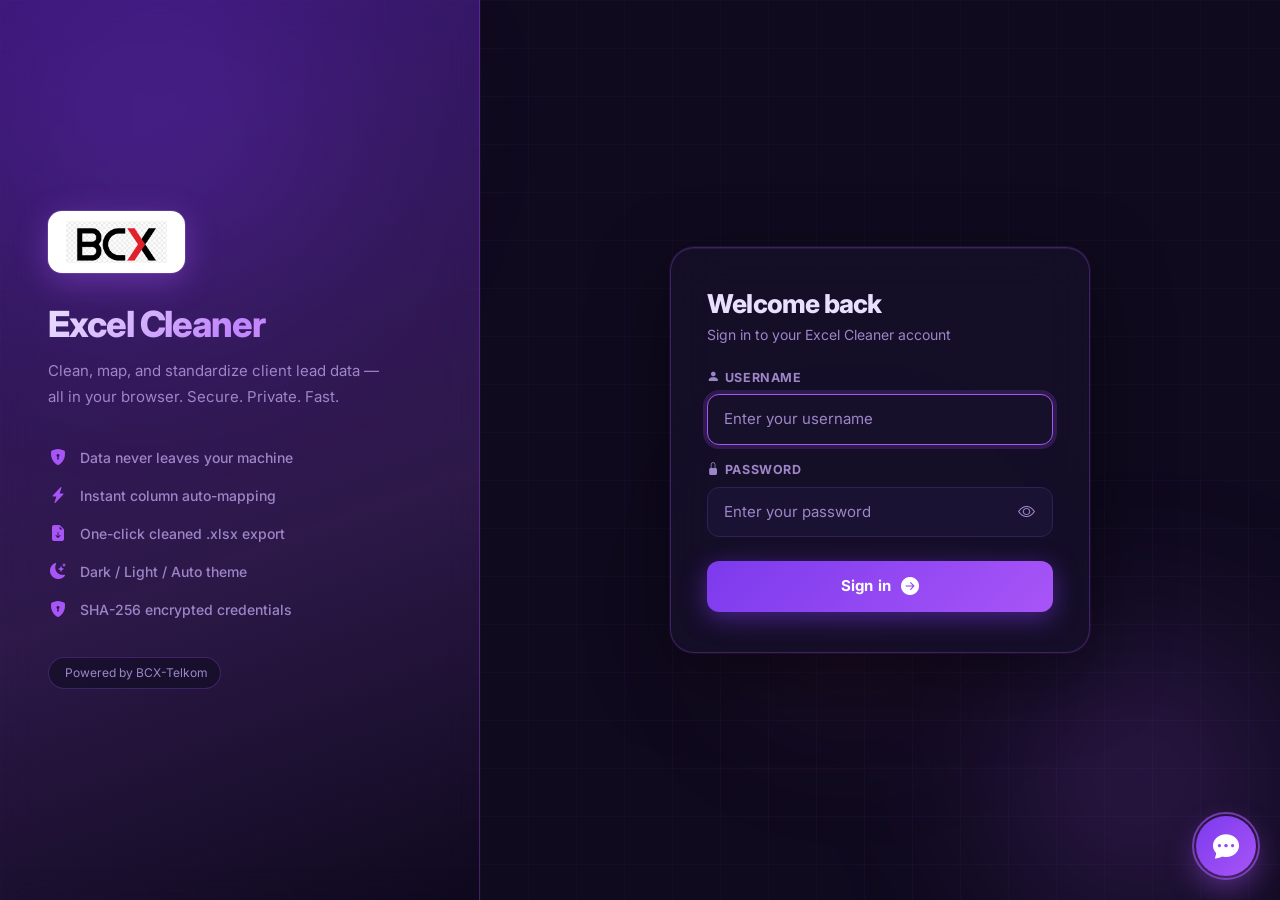
<file: index.html>
<!DOCTYPE html>
<html lang="en" data-bs-theme="dark">
<head>
  <meta charset="UTF-8" />
  <meta name="viewport" content="width=device-width, initial-scale=1.0" />
  <title>Excel Cleaner — Upload</title>
  <link href="https://cdn.jsdelivr.net/npm/bootstrap@5.3.3/dist/css/bootstrap.min.css" rel="stylesheet" />
  <link href="https://cdn.jsdelivr.net/npm/bootstrap-icons@1.11.3/font/bootstrap-icons.min.css" rel="stylesheet" />
  <link rel="stylesheet" href="styles.css" />
  <link rel="stylesheet" href="chatbot.css" />
  <!-- Auth guard: redirect to login if no session -->
  <script>
    (function(){
      try {
        if (sessionStorage.getItem("ec-auth") !== "1") {
          window.location.replace("login.html");
        }
      } catch(_) {}
    })();
  </script>
  <!-- Theme applied before first paint to avoid flash -->
  <script src="theme.js"></script>
  <script src="https://cdn.sheetjs.com/xlsx-0.20.3/package/dist/xlsx.full.min.js"></script>
</head>
<body class="bg-body-tertiary">
  <!-- Top navbar -->
  <nav class="navbar navbar-expand-lg bg-gradient-indigo sticky-top shadow-sm">
    <div class="container">
      <a class="navbar-brand d-flex align-items-center gap-3" href="#">
        <div class="brand-logo-wrap d-flex align-items-center justify-content-center">
          <img src="bcx-logo.png" alt="BCX" class="bcx-logo" />
        </div>
        <div class="brand-divider d-none d-sm-block"></div>
        <div class="d-none d-sm-flex flex-column lh-1">
          <span class="text-white fw-bold fs-6 lh-1">Excel Cleaner</span>
          <span class="text-white opacity-75" style="font-size:11px;">Lead Data Tool</span>
        </div>
      </a>

      <!-- Step indicator -->
      <ol class="ec-steps d-none d-md-flex mx-auto mb-0">
        <li class="ec-step ec-step-active">
          <span class="ec-step-num">1</span>
          <span class="ec-step-label">Upload</span>
        </li>
        <li class="ec-step">
          <span class="ec-step-num">2</span>
          <span class="ec-step-label">Map &amp; Clean</span>
        </li>
        <li class="ec-step">
          <span class="ec-step-num">3</span>
          <span class="ec-step-label">Preview &amp; Download</span>
        </li>
      </ol>

      <div class="ms-auto d-flex align-items-center gap-3">
        <button type="button" class="btn btn-sm btn-outline-light d-flex align-items-center gap-1" id="signOutBtn" title="Sign out">
          <i class="bi bi-box-arrow-right"></i>
          <span class="d-none d-md-inline">Sign out</span>
        </button>

        <!-- Theme switcher -->
        <div class="dropdown" id="themeSwitcher">
          <button class="btn btn-sm btn-outline-light dropdown-toggle d-flex align-items-center gap-1"
                  type="button" data-bs-toggle="dropdown" aria-expanded="false"
                  id="themeToggleBtn" title="Switch theme">
            <i class="bi bi-sun-fill theme-icon" id="themeIcon"></i>
            <span class="d-none d-md-inline" id="themeLabel">Light</span>
          </button>
          <ul class="dropdown-menu dropdown-menu-end shadow" aria-labelledby="themeToggleBtn">
            <li><h6 class="dropdown-header small text-uppercase fw-bold opacity-75">Appearance</h6></li>
            <li>
              <button class="dropdown-item d-flex align-items-center gap-2 theme-option" data-theme="light">
                <i class="bi bi-sun-fill text-warning"></i>
                Light
                <i class="bi bi-check2 ms-auto theme-check" data-check="light"></i>
              </button>
            </li>
            <li>
              <button class="dropdown-item d-flex align-items-center gap-2 theme-option" data-theme="dark">
                <i class="bi bi-moon-stars-fill text-primary"></i>
                Dark
                <i class="bi bi-check2 ms-auto theme-check" data-check="dark"></i>
              </button>
            </li>
            <li>
              <button class="dropdown-item d-flex align-items-center gap-2 theme-option" data-theme="editorial">
                <i class="bi bi-journal-text" style="color:#c9a96a;"></i>
                Editorial <span class="text-muted small ms-1">(work first)</span>
                <i class="bi bi-check2 ms-auto theme-check" data-check="editorial"></i>
              </button>
            </li>
            <li>
              <button class="dropdown-item d-flex align-items-center gap-2 theme-option" data-theme="auto">
                <i class="bi bi-circle-half text-info"></i>
                Auto <span class="text-muted small ms-1">(system)</span>
                <i class="bi bi-check2 ms-auto theme-check" data-check="auto"></i>
              </button>
            </li>
          </ul>
        </div>
      </div>
    </div>
  </nav>

  <!-- Hero -->
  <header class="bg-gradient-indigo text-white pb-5 pt-4 mb-n4">
    <div class="container">
      <h1 class="display-6 fw-bold mb-1 hero-title">
        <span class="hero-title-green">Clean &amp; standardize</span>
        <span class="hero-title-orange">client lead Excel files</span>
      </h1>
      <p class="lead opacity-90 mb-0">Drop one or more Excel/CSV files, click <strong>Process Files</strong>, then map columns and download a single cleaned sheet on the next page.</p>
    </div>
  </header>

  <main class="container pb-5">
    <!-- Step 1: Upload -->
    <section class="card shadow-sm mb-3 border-0 animate-card" id="stepUpload">
      <div class="card-body p-4">
        <div class="d-flex align-items-center mb-3">
          <span class="step-chip"><span class="step-num">1</span></span>
          <h2 class="h5 mb-0 ms-2 upload-title">
            <i class="bi bi-cloud-arrow-up-fill upload-title-icon"></i>
            <span class="upload-title-green">Upload</span>
            <span class="upload-title-orange">Multiple Excel files(s)</span>
          </h2>
        </div>
        <div id="dropzone" class="dropzone rounded border border-2 border-dashed text-center p-5">
          <input type="file" id="fileInput" accept=".xlsx,.xls,.csv" multiple hidden />
          <div class="dz-inner d-flex flex-column align-items-center gap-2">
            <div class="dz-icon rounded-3 d-flex align-items-center justify-content-center mb-1">
              <i class="bi bi-cloud-arrow-up fs-3"></i>
            </div>
            <p class="fw-semibold mb-0">Drop one or more files here, or click to browse</p>
            <p class="text-muted small mb-0">.xlsx, .xls, or .csv  ·  Multiple files merge into one cleaned output</p>
          </div>
        </div>

        <!-- Files list — populated as files are added -->
        <div id="filesList" class="files-list mt-3" hidden>
          <div class="files-list-header d-flex align-items-center justify-content-between mb-2">
            <h3 class="files-list-title mb-0"><i class="bi bi-files me-2"></i>Files to merge <span class="badge text-bg-secondary ms-1" id="filesCountBadge">0</span></h3>
            <button type="button" class="btn btn-sm btn-outline-secondary" id="resetAllBtn" title="Remove all files">
              <i class="bi bi-trash me-1"></i>Remove all
            </button>
          </div>
          <div id="filesListBody" class="files-list-body"></div>
        </div>

        <!-- Process button — shown after at least one file is loaded -->
        <div id="processBarWrap" class="process-bar mt-3" hidden>
          <div class="process-bar-left">
            <div class="process-file-badge">
              <i class="bi bi-file-earmark-check-fill"></i>
              <div>
                <div class="process-file-name" id="processFileName"></div>
                <div class="process-file-rows" id="processFileRows"></div>
              </div>
            </div>
          </div>
          <button type="button" class="btn process-btn anim-btn" id="processBtn">
            <i class="bi bi-cpu-fill me-2" id="processIcon"></i>
            <span id="processBtnText">Process Files</span>
            <span class="process-btn-spinner" id="processBtnSpinner" hidden>
              <span></span><span></span><span></span>
            </span>
          </button>
        </div>

        <p class="text-muted small mt-3 mb-0">
          <i class="bi bi-info-circle me-1"></i>
          After clicking <strong>Process Files</strong>, you'll move to the next page to map columns, set fixed values, preview, and download a single combined sheet.
        </p>
      </div>
    </section>
  </main>

  <footer class="text-center text-muted small py-4 border-top">
    <div class="container">
      Powered by BCX-Telkom
    </div>
  </footer>

  <script src="https://cdn.jsdelivr.net/npm/bootstrap@5.3.3/dist/js/bootstrap.bundle.min.js"></script>
  <script src="upload.js"></script>
  <script src="motion.js"></script>
  <script src="chatbot.js"></script>
  <script>
    document.getElementById("signOutBtn").addEventListener("click", function () {
      try {
        sessionStorage.removeItem("ec-auth");
        sessionStorage.removeItem("ec-data");
        sessionStorage.removeItem("ec-form");
        sessionStorage.removeItem("ec-output");
      } catch(_) {}
      window.location.replace("login.html");
    });
  </script>
</body>
</html>
</file>
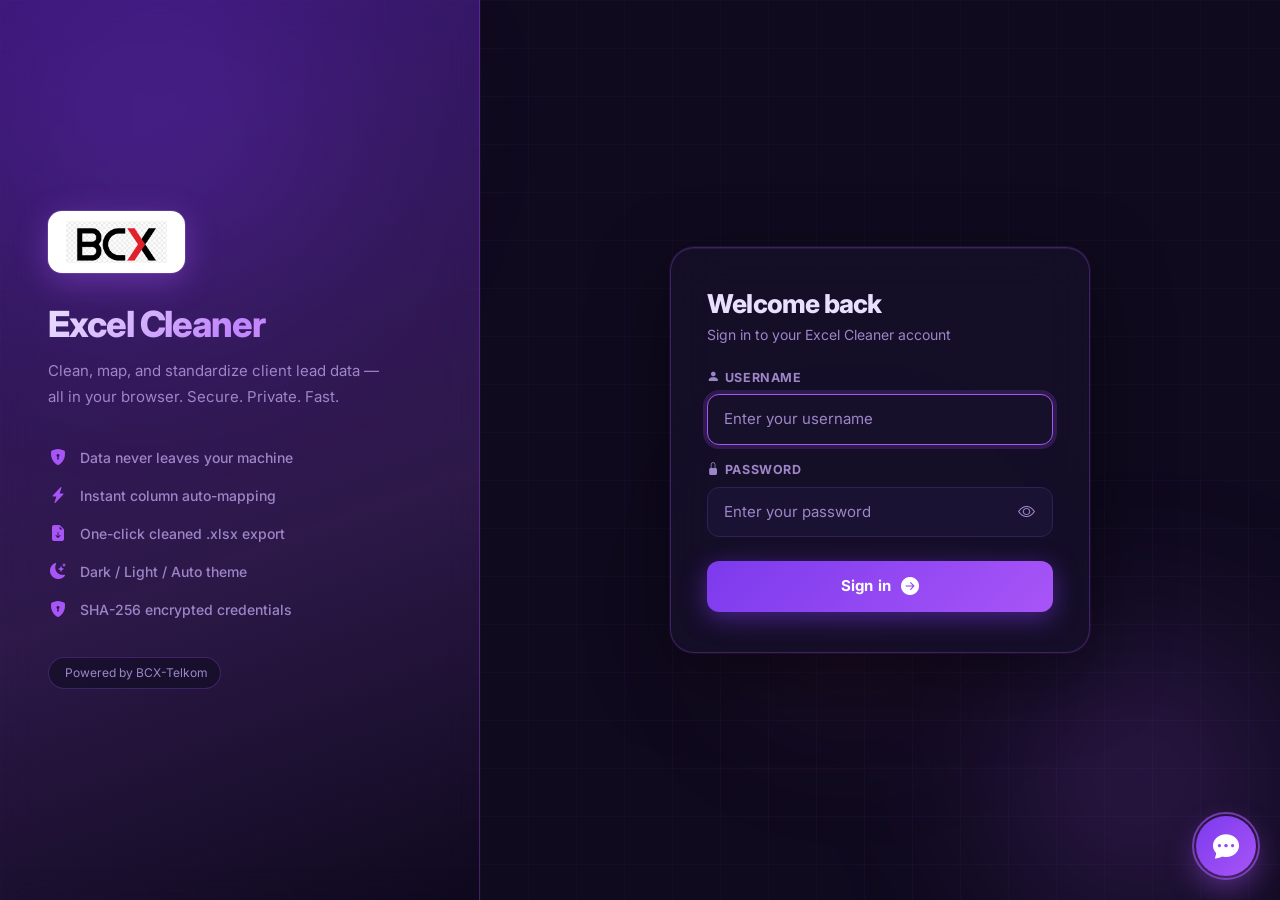
<file: login.html>
<!DOCTYPE html>
<html lang="en" data-bs-theme="dark">
<head>
  <meta charset="UTF-8" />
  <meta name="viewport" content="width=device-width, initial-scale=1.0" />
  <title>Excel Cleaner — Sign In</title>
  <link href="https://cdn.jsdelivr.net/npm/bootstrap@5.3.3/dist/css/bootstrap.min.css" rel="stylesheet" />
  <link href="https://cdn.jsdelivr.net/npm/bootstrap-icons@1.11.3/font/bootstrap-icons.min.css" rel="stylesheet" />
  <link href="https://fonts.googleapis.com/css2?family=Inter:wght@300;400;500;600;700;800&display=swap" rel="stylesheet" />
  <script src="theme.js"></script>
  <link rel="stylesheet" href="login.css" />
  <link rel="stylesheet" href="chatbot.css" />
</head>
<body>

  <!-- Animated mesh background -->
  <div class="mesh-bg" aria-hidden="true">
    <div class="orb orb-1"></div>
    <div class="orb orb-2"></div>
    <div class="orb orb-3"></div>
    <div class="grid-overlay"></div>
  </div>

  <main class="login-wrap">

    <!-- Left panel — branding -->
    <div class="brand-panel d-none d-lg-flex">
      <div class="brand-panel-inner">
        <div class="brand-logo-card">
          <img src="bcx-logo.png" alt="BCX" class="brand-panel-logo" />
        </div>
        <h1 class="brand-headline">Excel Cleaner</h1>
        <p class="brand-sub">Clean, map, and standardize client lead data — all in your browser. Secure. Private. Fast.</p>
        <ul class="feature-list">
          <li><i class="bi bi-shield-lock-fill"></i> Data never leaves your machine</li>
          <li><i class="bi bi-lightning-charge-fill"></i> Instant column auto-mapping</li>
          <li><i class="bi bi-file-earmark-arrow-down-fill"></i> One-click cleaned .xlsx export</li>
          <li><i class="bi bi-moon-stars-fill"></i> Dark / Light / Auto theme</li>
          <li><i class="bi bi-shield-lock-fill"></i> SHA-256 encrypted credentials</li>
        </ul>
        <div class="brand-badge">
          <i class="bi bi-shield-check-fill text-success me-1"></i>
          Powered by BCX-Telkom
        </div>
      </div>
    </div>

    <!-- Right panel — login form -->
    <div class="form-panel">
      <div class="login-card">

        <!-- Mobile-only logo -->
        <div class="mobile-logo d-flex d-lg-none mb-4">
          <div class="mobile-logo-wrap">
            <img src="bcx-logo.png" alt="BCX" class="mobile-logo-img" />
          </div>
        </div>

        <div class="login-header mb-4">
          <h2>Welcome back</h2>
          <p>Sign in to your Excel Cleaner account</p>
        </div>

        <form id="loginForm" novalidate autocomplete="off">

          <!-- Alert -->
          <div id="loginAlert" class="login-alert mb-3" hidden>
            <i class="bi bi-exclamation-circle-fill me-2"></i>
            <span id="loginAlertMsg">Invalid username or password.</span>
          </div>

          <!-- Username -->
          <div class="field-group mb-3">
            <label for="username" class="field-label">
              <i class="bi bi-person-fill me-1"></i>Username
            </label>
            <div class="input-wrap">
              <input
                type="text"
                id="username"
                class="ec-input"
                placeholder="Enter your username"
                autocomplete="username"
                spellcheck="false"
                required
              />
            </div>
          </div>

          <!-- Password -->
          <div class="field-group mb-4">
            <label for="password" class="field-label">
              <i class="bi bi-lock-fill me-1"></i>Password
            </label>
            <div class="input-wrap password-wrap">
              <input
                type="password"
                id="password"
                class="ec-input"
                placeholder="Enter your password"
                autocomplete="current-password"
                required
              />
              <button type="button" class="toggle-pw" id="togglePw" title="Show / hide password" aria-label="Toggle password visibility">
                <i class="bi bi-eye" id="togglePwIcon"></i>
              </button>
            </div>
          </div>

          <!-- Submit -->
          <button type="submit" class="login-btn" id="loginBtn">
            <span class="login-btn-text">Sign in</span>
            <span class="login-btn-icon">
              <i class="bi bi-arrow-right-circle-fill"></i>
            </span>
            <span class="login-spinner" id="loginSpinner" hidden>
              <span></span><span></span><span></span>
            </span>
          </button>

        </form>

      </div>
    </div>

  </main>

  <script src="https://cdn.jsdelivr.net/npm/bootstrap@5.3.3/dist/js/bootstrap.bundle.min.js"></script>
  <script src="login.js"></script>
  <script src="chatbot.js"></script>
</body>
</html>
</file>
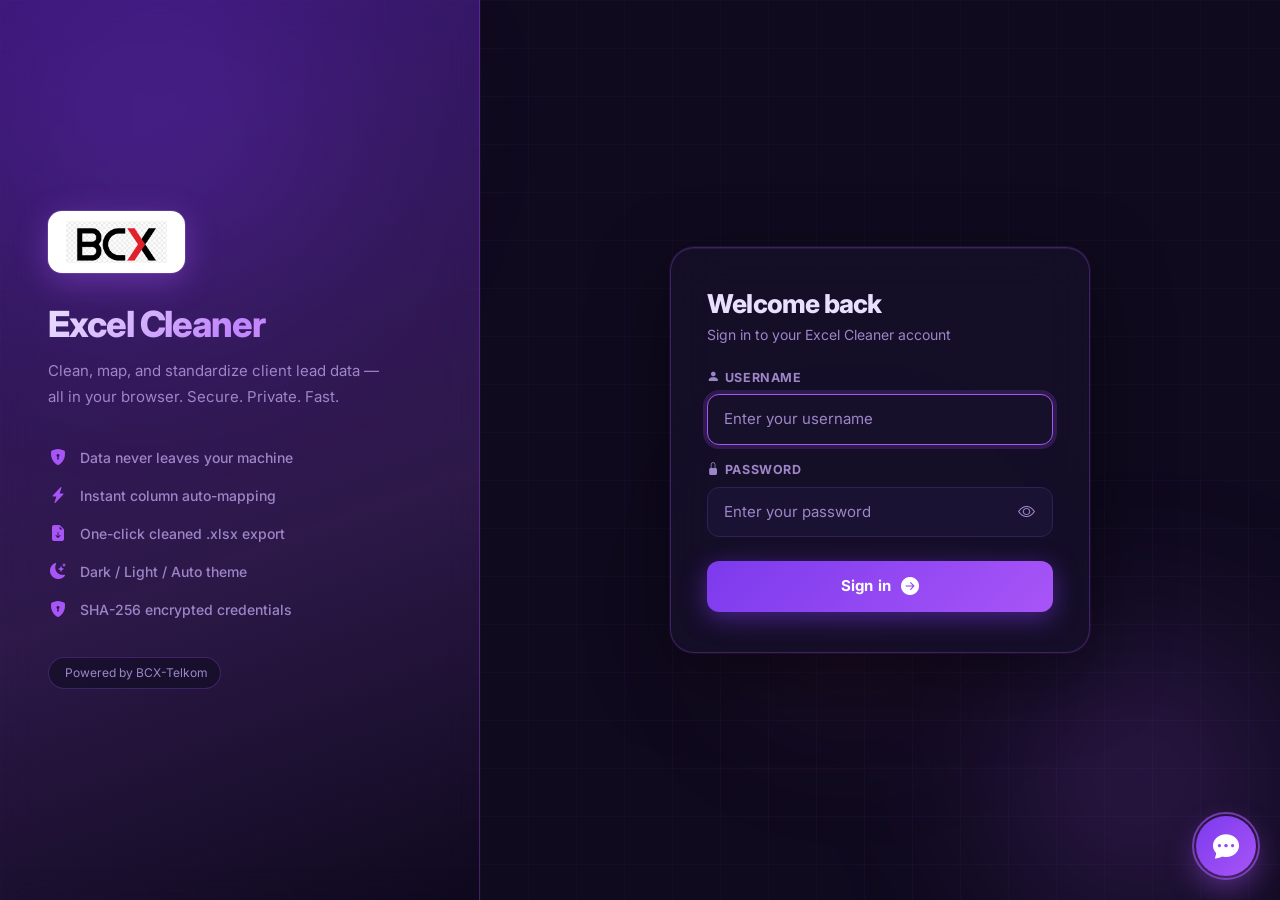
<file: preview.html>
<!DOCTYPE html>
<html lang="en" data-bs-theme="dark">
<head>
  <meta charset="UTF-8" />
  <meta name="viewport" content="width=device-width, initial-scale=1.0" />
  <title>Excel Cleaner — Preview &amp; Download</title>
  <link href="https://cdn.jsdelivr.net/npm/bootstrap@5.3.3/dist/css/bootstrap.min.css" rel="stylesheet" />
  <link href="https://cdn.jsdelivr.net/npm/bootstrap-icons@1.11.3/font/bootstrap-icons.min.css" rel="stylesheet" />
  <link rel="stylesheet" href="styles.css" />
  <link rel="stylesheet" href="chatbot.css" />
  <!-- Auth guard: redirect to login if no session -->
  <script>
    (function(){
      try {
        if (sessionStorage.getItem("ec-auth") !== "1") {
          window.location.replace("login.html");
        }
      } catch(_) {}
    })();
  </script>
  <script src="theme.js"></script>
  <script src="https://cdn.sheetjs.com/xlsx-0.20.3/package/dist/xlsx.full.min.js"></script>
</head>
<body class="bg-body-tertiary">
  <!-- Download success toast -->
  <div class="toast-container position-fixed bottom-0 end-0 p-3" style="z-index:1100;">
    <div id="downloadToast" class="toast align-items-center text-bg-success border-0" role="alert" aria-live="assertive" aria-atomic="true">
      <div class="d-flex">
        <div class="toast-body d-flex align-items-center gap-2">
          <i class="bi bi-check-circle-fill fs-5"></i>
          <span><strong>Downloaded!</strong> cleaned-leads file saved.</span>
        </div>
        <button type="button" class="btn-close btn-close-white me-2 m-auto" data-bs-dismiss="toast" aria-label="Close"></button>
      </div>
    </div>
  </div>

  <!-- Top navbar -->
  <nav class="navbar navbar-expand-lg bg-gradient-indigo sticky-top shadow-sm">
    <div class="container">
      <a class="navbar-brand d-flex align-items-center gap-3" href="index.html">
        <div class="brand-logo-wrap d-flex align-items-center justify-content-center">
          <img src="bcx-logo.png" alt="BCX" class="bcx-logo" />
        </div>
        <div class="brand-divider d-none d-sm-block"></div>
        <div class="d-none d-sm-flex flex-column lh-1">
          <span class="text-white fw-bold fs-6 lh-1">Excel Cleaner</span>
          <span class="text-white opacity-75" style="font-size:11px;">Lead Data Tool</span>
        </div>
      </a>

      <!-- Step indicator -->
      <ol class="ec-steps d-none d-md-flex mx-auto mb-0">
        <li class="ec-step ec-step-done">
          <span class="ec-step-num"><i class="bi bi-check-lg"></i></span>
          <span class="ec-step-label">Upload</span>
        </li>
        <li class="ec-step ec-step-done">
          <span class="ec-step-num"><i class="bi bi-check-lg"></i></span>
          <span class="ec-step-label">Map &amp; Clean</span>
        </li>
        <li class="ec-step ec-step-active">
          <span class="ec-step-num">3</span>
          <span class="ec-step-label">Preview &amp; Download</span>
        </li>
      </ol>

      <div class="ms-auto d-flex align-items-center gap-3">
        <a href="process.html" class="btn btn-sm btn-outline-light d-flex align-items-center gap-1" title="Back to mapping">
          <i class="bi bi-arrow-left"></i>
          <span class="d-none d-md-inline">Back to mapping</span>
        </a>

        <button type="button" class="btn btn-sm btn-outline-light d-flex align-items-center gap-1" id="signOutBtn" title="Sign out">
          <i class="bi bi-box-arrow-right"></i>
          <span class="d-none d-md-inline">Sign out</span>
        </button>

        <!-- Theme switcher -->
        <div class="dropdown" id="themeSwitcher">
          <button class="btn btn-sm btn-outline-light dropdown-toggle d-flex align-items-center gap-1"
                  type="button" data-bs-toggle="dropdown" aria-expanded="false"
                  id="themeToggleBtn" title="Switch theme">
            <i class="bi bi-sun-fill theme-icon" id="themeIcon"></i>
            <span class="d-none d-md-inline" id="themeLabel">Light</span>
          </button>
          <ul class="dropdown-menu dropdown-menu-end shadow" aria-labelledby="themeToggleBtn">
            <li><h6 class="dropdown-header small text-uppercase fw-bold opacity-75">Appearance</h6></li>
            <li>
              <button class="dropdown-item d-flex align-items-center gap-2 theme-option" data-theme="light">
                <i class="bi bi-sun-fill text-warning"></i>
                Light
                <i class="bi bi-check2 ms-auto theme-check" data-check="light"></i>
              </button>
            </li>
            <li>
              <button class="dropdown-item d-flex align-items-center gap-2 theme-option" data-theme="dark">
                <i class="bi bi-moon-stars-fill text-primary"></i>
                Dark
                <i class="bi bi-check2 ms-auto theme-check" data-check="dark"></i>
              </button>
            </li>
            <li>
              <button class="dropdown-item d-flex align-items-center gap-2 theme-option" data-theme="editorial">
                <i class="bi bi-journal-text" style="color:#c9a96a;"></i>
                Editorial <span class="text-muted small ms-1">(work first)</span>
                <i class="bi bi-check2 ms-auto theme-check" data-check="editorial"></i>
              </button>
            </li>
            <li>
              <button class="dropdown-item d-flex align-items-center gap-2 theme-option" data-theme="auto">
                <i class="bi bi-circle-half text-info"></i>
                Auto <span class="text-muted small ms-1">(system)</span>
                <i class="bi bi-check2 ms-auto theme-check" data-check="auto"></i>
              </button>
            </li>
          </ul>
        </div>
      </div>
    </div>
  </nav>

  <!-- Hero -->
  <header class="bg-gradient-indigo text-white pb-5 pt-4 mb-n4">
    <div class="container">
      <h1 class="display-6 fw-bold mb-1">Preview &amp; download cleaned file</h1>
      <p class="lead opacity-90 mb-0">Verify the cleaned rows below, then download your <code>.xlsx</code>.</p>
    </div>
  </header>

  <main class="container pb-5">

    <!-- File-info banner -->
    <section class="card shadow-sm mb-3 border-0 animate-card">
      <div class="card-body p-3 d-flex align-items-center justify-content-between flex-wrap gap-2">
        <div class="d-flex align-items-center gap-3">
          <div class="proc-file-icon">
            <i class="bi bi-file-earmark-spreadsheet-fill"></i>
          </div>
          <div>
            <div class="fw-semibold" id="procFileName">file.xlsx</div>
            <div class="text-muted small" id="procFileMeta">— rows / — columns</div>
          </div>
        </div>
        <div class="d-flex gap-2">
          <a href="process.html" class="btn btn-outline-secondary btn-sm">
            <i class="bi bi-arrow-left me-1"></i>Edit mapping
          </a>
          <a href="index.html" class="btn btn-outline-secondary btn-sm">
            <i class="bi bi-arrow-repeat me-1"></i>Use a different file
          </a>
        </div>
      </div>
    </section>

    <!-- Step 4: Preview + actions -->
    <section class="card shadow-sm mb-3 border-0 animate-card" id="stepPreview">
      <div class="card-body p-4">
        <div class="d-flex align-items-center mb-3">
          <span class="step-chip"><span class="step-num">4</span></span>
          <h2 class="h5 mb-0 ms-2">Preview &amp; download</h2>
        </div>

        <div class="row g-2 mb-3">
          <div class="col-6 col-md-3">
            <div class="stat-card rounded border p-3">
              <div class="stat-label">Total rows</div>
              <div class="stat-value" id="sumTotal">0</div>
            </div>
          </div>
          <div class="col-6 col-md-3">
            <div class="stat-card rounded border p-3">
              <div class="stat-label">Kept</div>
              <div class="stat-value text-success" id="sumKept">0</div>
            </div>
          </div>
          <div class="col-6 col-md-3">
            <div class="stat-card rounded border p-3">
              <div class="stat-label">Empty rows dropped</div>
              <div class="stat-value text-secondary" id="sumDropped">0</div>
            </div>
          </div>
          <div class="col-6 col-md-3">
            <div class="stat-card rounded border bg-warning-subtle border-warning-subtle p-3">
              <div class="stat-label">Rows with missing fields</div>
              <div class="stat-value text-warning-emphasis" id="sumIssues">0</div>
            </div>
          </div>
        </div>

        <div id="issueBanner" class="alert alert-warning d-flex align-items-center py-2 px-3 mb-3" hidden>
          <i class="bi bi-exclamation-triangle-fill me-2"></i>
          <div id="issueBannerText"></div>
        </div>

        <div class="d-flex flex-wrap gap-2 mb-3">
          <button type="button" class="btn btn-success btn-lg anim-btn" id="downloadBtn">
            <i class="bi bi-download me-2"></i>Download .xlsx
          </button>
        </div>

        <div id="previewWrap">
          <div class="text-muted small mb-2">
            Showing first <span id="previewCount">0</span> rows. Missing-required cells highlighted in red.
          </div>
          <div class="table-responsive rounded border">
            <table class="table table-sm table-striped table-hover mb-0 preview-table" id="previewTable"></table>
          </div>
        </div>
      </div>
    </section>
  </main>

  <footer class="text-center text-muted small py-4 border-top">
    <div class="container">
      Powered by BCX-Telkom
    </div>
  </footer>

  <script src="https://cdn.jsdelivr.net/npm/bootstrap@5.3.3/dist/js/bootstrap.bundle.min.js"></script>
  <script src="preview.js"></script>
  <script src="motion.js"></script>
  <script src="chatbot.js"></script>
  <script>
    document.getElementById("signOutBtn").addEventListener("click", function () {
      try {
        sessionStorage.removeItem("ec-auth");
        sessionStorage.removeItem("ec-data");
        sessionStorage.removeItem("ec-form");
        sessionStorage.removeItem("ec-output");
      } catch(_) {}
      window.location.replace("login.html");
    });
  </script>
</body>
</html>
</file>
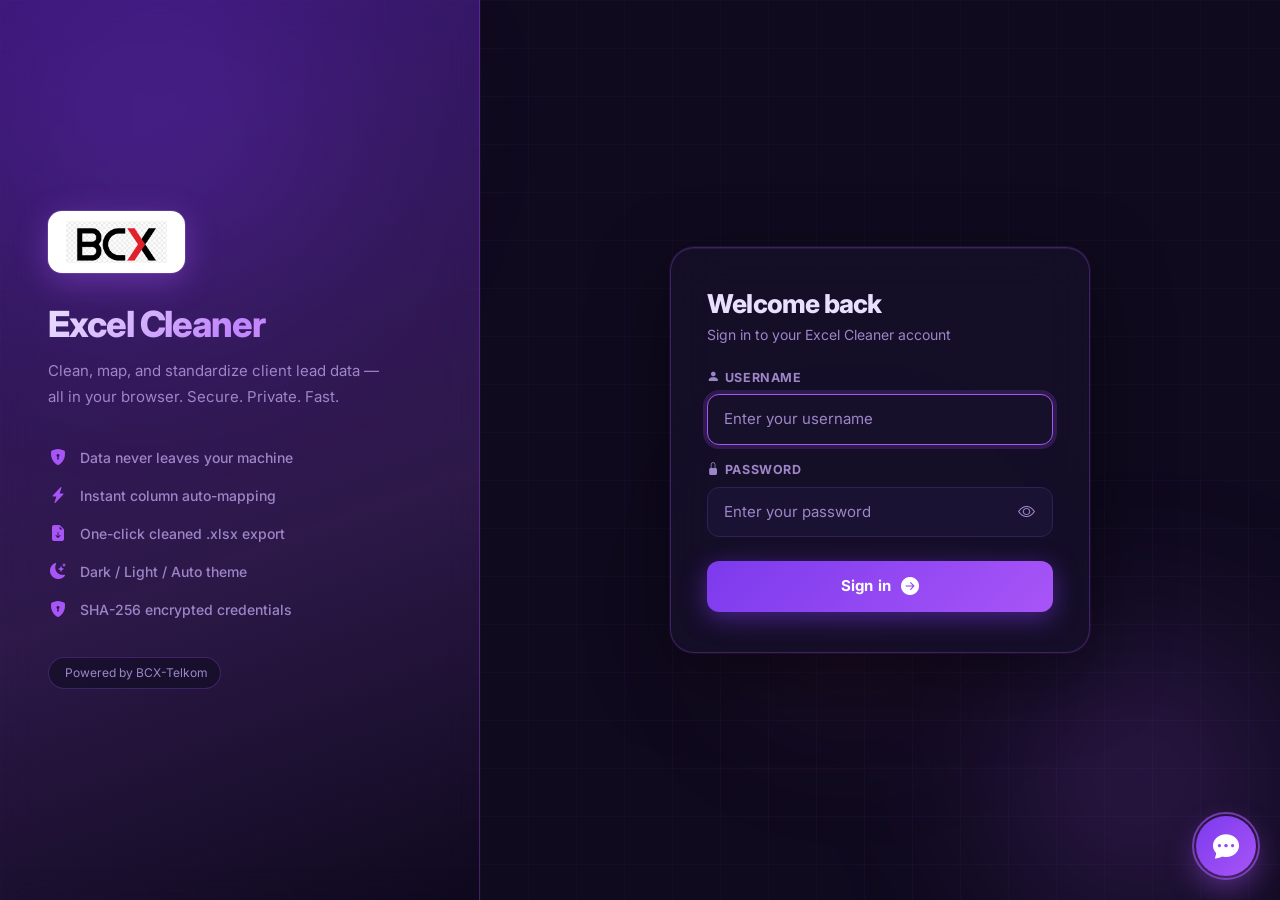
<file: process.html>
<!DOCTYPE html>
<html lang="en" data-bs-theme="dark">
<head>
  <meta charset="UTF-8" />
  <meta name="viewport" content="width=device-width, initial-scale=1.0" />
  <title>Excel Cleaner — Map &amp; Clean</title>
  <link href="https://cdn.jsdelivr.net/npm/bootstrap@5.3.3/dist/css/bootstrap.min.css" rel="stylesheet" />
  <link href="https://cdn.jsdelivr.net/npm/bootstrap-icons@1.11.3/font/bootstrap-icons.min.css" rel="stylesheet" />
  <link rel="stylesheet" href="styles.css" />
  <link rel="stylesheet" href="chatbot.css" />
  <!-- Auth guard: redirect to login if no session -->
  <script>
    (function(){
      try {
        if (sessionStorage.getItem("ec-auth") !== "1") {
          window.location.replace("login.html");
        }
      } catch(_) {}
    })();
  </script>
  <script src="theme.js"></script>
  <script src="https://cdn.sheetjs.com/xlsx-0.20.3/package/dist/xlsx.full.min.js"></script>
</head>
<body class="bg-body-tertiary">
  <!-- Top navbar -->
  <nav class="navbar navbar-expand-lg bg-gradient-indigo sticky-top shadow-sm">
    <div class="container">
      <a class="navbar-brand d-flex align-items-center gap-3" href="index.html">
        <div class="brand-logo-wrap d-flex align-items-center justify-content-center">
          <img src="bcx-logo.png" alt="BCX" class="bcx-logo" />
        </div>
        <div class="brand-divider d-none d-sm-block"></div>
        <div class="d-none d-sm-flex flex-column lh-1">
          <span class="text-white fw-bold fs-6 lh-1">Excel Cleaner</span>
          <span class="text-white opacity-75" style="font-size:11px;">Lead Data Tool</span>
        </div>
      </a>

      <!-- Step indicator -->
      <ol class="ec-steps d-none d-md-flex mx-auto mb-0">
        <li class="ec-step ec-step-done">
          <span class="ec-step-num"><i class="bi bi-check-lg"></i></span>
          <span class="ec-step-label">Upload</span>
        </li>
        <li class="ec-step ec-step-active">
          <span class="ec-step-num">2</span>
          <span class="ec-step-label">Map &amp; Clean</span>
        </li>
        <li class="ec-step">
          <span class="ec-step-num">3</span>
          <span class="ec-step-label">Preview &amp; Download</span>
        </li>
      </ol>

      <div class="ms-auto d-flex align-items-center gap-3">
        <a href="index.html" class="btn btn-sm btn-outline-light d-flex align-items-center gap-1" title="Back to upload">
          <i class="bi bi-arrow-left"></i>
          <span class="d-none d-md-inline">Back to upload</span>
        </a>

        <button type="button" class="btn btn-sm btn-outline-light d-flex align-items-center gap-1" id="signOutBtn" title="Sign out">
          <i class="bi bi-box-arrow-right"></i>
          <span class="d-none d-md-inline">Sign out</span>
        </button>

        <!-- Theme switcher -->
        <div class="dropdown" id="themeSwitcher">
          <button class="btn btn-sm btn-outline-light dropdown-toggle d-flex align-items-center gap-1"
                  type="button" data-bs-toggle="dropdown" aria-expanded="false"
                  id="themeToggleBtn" title="Switch theme">
            <i class="bi bi-sun-fill theme-icon" id="themeIcon"></i>
            <span class="d-none d-md-inline" id="themeLabel">Light</span>
          </button>
          <ul class="dropdown-menu dropdown-menu-end shadow" aria-labelledby="themeToggleBtn">
            <li><h6 class="dropdown-header small text-uppercase fw-bold opacity-75">Appearance</h6></li>
            <li>
              <button class="dropdown-item d-flex align-items-center gap-2 theme-option" data-theme="light">
                <i class="bi bi-sun-fill text-warning"></i>
                Light
                <i class="bi bi-check2 ms-auto theme-check" data-check="light"></i>
              </button>
            </li>
            <li>
              <button class="dropdown-item d-flex align-items-center gap-2 theme-option" data-theme="dark">
                <i class="bi bi-moon-stars-fill text-primary"></i>
                Dark
                <i class="bi bi-check2 ms-auto theme-check" data-check="dark"></i>
              </button>
            </li>
            <li>
              <button class="dropdown-item d-flex align-items-center gap-2 theme-option" data-theme="editorial">
                <i class="bi bi-journal-text" style="color:#c9a96a;"></i>
                Editorial <span class="text-muted small ms-1">(work first)</span>
                <i class="bi bi-check2 ms-auto theme-check" data-check="editorial"></i>
              </button>
            </li>
            <li>
              <button class="dropdown-item d-flex align-items-center gap-2 theme-option" data-theme="auto">
                <i class="bi bi-circle-half text-info"></i>
                Auto <span class="text-muted small ms-1">(system)</span>
                <i class="bi bi-check2 ms-auto theme-check" data-check="auto"></i>
              </button>
            </li>
          </ul>
        </div>
      </div>
    </div>
  </nav>

  <!-- Hero -->
  <header class="bg-gradient-indigo text-white pb-5 pt-4 mb-n4">
    <div class="container">
      <h1 class="display-6 fw-bold mb-1">Map columns &amp; set defaults</h1>
      <p class="lead opacity-90 mb-0">Review the auto-mapped columns and set per-campaign values, then continue to the preview &amp; download page.</p>
    </div>
  </header>

  <main class="container pb-5">

    <!-- File-info banner -->
    <section class="card shadow-sm mb-3 border-0 animate-card">
      <div class="card-body p-3 d-flex align-items-center justify-content-between flex-wrap gap-2">
        <div class="d-flex align-items-center gap-3">
          <div class="proc-file-icon">
            <i class="bi bi-file-earmark-spreadsheet-fill"></i>
          </div>
          <div>
            <div class="fw-semibold" id="procFileName">file.xlsx</div>
            <div class="text-muted small" id="procFileMeta">— rows / — columns</div>
          </div>
        </div>
        <a href="index.html" class="btn btn-outline-secondary btn-sm">
          <i class="bi bi-arrow-repeat me-1"></i>Use a different file
        </a>
      </div>
    </section>

    <!-- Step 2: Mapping -->
    <section class="card shadow-sm mb-3 border-0 animate-card" id="stepMapping">
      <div class="card-body p-4">
        <div class="d-flex align-items-center mb-3">
          <span class="step-chip"><span class="step-num">2</span></span>
          <h2 class="h5 mb-0 ms-2">Map input columns to mandatory output columns</h2>
        </div>
        <p class="text-muted small mb-3">
          Pick which input column should supply each mandatory output column. Choose <em>— use fixed value —</em> for fields you'll fill in Step 3.
        </p>
        <div id="mapSummary" class="alert alert-info d-flex align-items-center py-2 px-3 mb-3" hidden>
          <i class="bi bi-magic me-2"></i>
          <div id="mapSummaryText"></div>
        </div>
        <div class="table-responsive rounded border">
          <table class="table table-sm align-middle mb-0 map-table">
            <thead class="table-light">
              <tr>
                <th style="width: 24%">Mandatory Output Column</th>
                <th style="width: 32%">Input Column from Uploaded File</th>
                <th>Auto-matched Value (sample)</th>
              </tr>
            </thead>
            <tbody id="mappingTbody"></tbody>
          </table>
        </div>
      </div>
    </section>

    <!-- Step 3: Fixed values -->
    <section class="card shadow-sm mb-3 border-0 animate-card" id="stepFixed">
      <div class="card-body p-4">
        <div class="d-flex align-items-center mb-3">
          <span class="step-chip"><span class="step-num">3</span></span>
          <h2 class="h5 mb-0 ms-2">Per-campaign / default values</h2>
        </div>
        <div class="row g-3">
          <div class="col-md-6">
            <label for="fixedLeadStatus" class="form-label fw-semibold">Lead Status <span class="text-muted fw-normal small">(default for every row)</span></label>
            <input type="text" id="fixedLeadStatus" class="form-control" value="New" />
          </div>
          <div class="col-md-6">
            <label for="fixedProduct" class="form-label fw-semibold">
              Product / Service / Solution <span class="text-muted fw-normal small">(changes per campaign)</span>
            </label>
            <input type="text" id="fixedProduct" class="form-control" placeholder="e.g., Cloud Migration Services" />
          </div>
          <div class="col-md-6">
            <label for="fixedMobile" class="form-label fw-semibold">
              Default Mobile <span class="text-muted fw-normal small">(used when a row's mobile is empty, has fewer than 10 digits, or contains letters)</span>
            </label>
            <input type="text" id="fixedMobile" class="form-control" placeholder="0817389834" value="0817389834" />
            <div id="fixedMobileWarn" class="form-text text-danger" hidden>
              The default you entered isn't a valid mobile number — it must contain at least 10 digits and no letters. The built-in fallback <code>0817389834</code> will be used instead.
            </div>
          </div>
        </div>
      </div>
    </section>

    <!-- Preview & Download navigation card -->
    <section class="card shadow-sm mb-3 border-0 animate-card" id="stepGoPreview">
      <div class="card-body p-4">
        <div class="preview-cta">
          <div class="preview-cta-info">
            <div class="preview-cta-title">
              <i class="bi bi-eye-fill me-2"></i>Ready to review your cleaned data?
            </div>
            <div class="preview-cta-sub" id="previewReadyText">
              Pick all mandatory mappings to enable the next step.
            </div>
            <div class="preview-cta-stats" id="previewMiniStats" hidden>
              <span class="mini-stat">
                <span class="mini-stat-num" id="miniKept">0</span>
                <span class="mini-stat-lbl">rows ready</span>
              </span>
              <span class="mini-stat-sep">·</span>
              <span class="mini-stat">
                <span class="mini-stat-num text-secondary" id="miniDropped">0</span>
                <span class="mini-stat-lbl">empty dropped</span>
              </span>
              <span class="mini-stat-sep">·</span>
              <span class="mini-stat">
                <span class="mini-stat-num text-warning-emphasis" id="miniIssues">0</span>
                <span class="mini-stat-lbl">with missing fields</span>
              </span>
            </div>
          </div>
          <button type="button" class="btn process-btn anim-btn" id="goPreviewBtn" disabled>
            <i class="bi bi-arrow-right-circle-fill me-2"></i>
            <span>Preview &amp; Download</span>
          </button>
        </div>
      </div>
    </section>
  </main>

  <footer class="text-center text-muted small py-4 border-top">
    <div class="container">
      Powered by BCX-Telkom
    </div>
  </footer>

  <script src="https://cdn.jsdelivr.net/npm/bootstrap@5.3.3/dist/js/bootstrap.bundle.min.js"></script>
  <script src="process.js"></script>
  <script src="motion.js"></script>
  <script src="chatbot.js"></script>
  <script>
    document.getElementById("signOutBtn").addEventListener("click", function () {
      try {
        sessionStorage.removeItem("ec-auth");
        sessionStorage.removeItem("ec-data");
        sessionStorage.removeItem("ec-form");
        sessionStorage.removeItem("ec-output");
      } catch(_) {}
      window.location.replace("login.html");
    });
  </script>
</body>
</html>
</file>
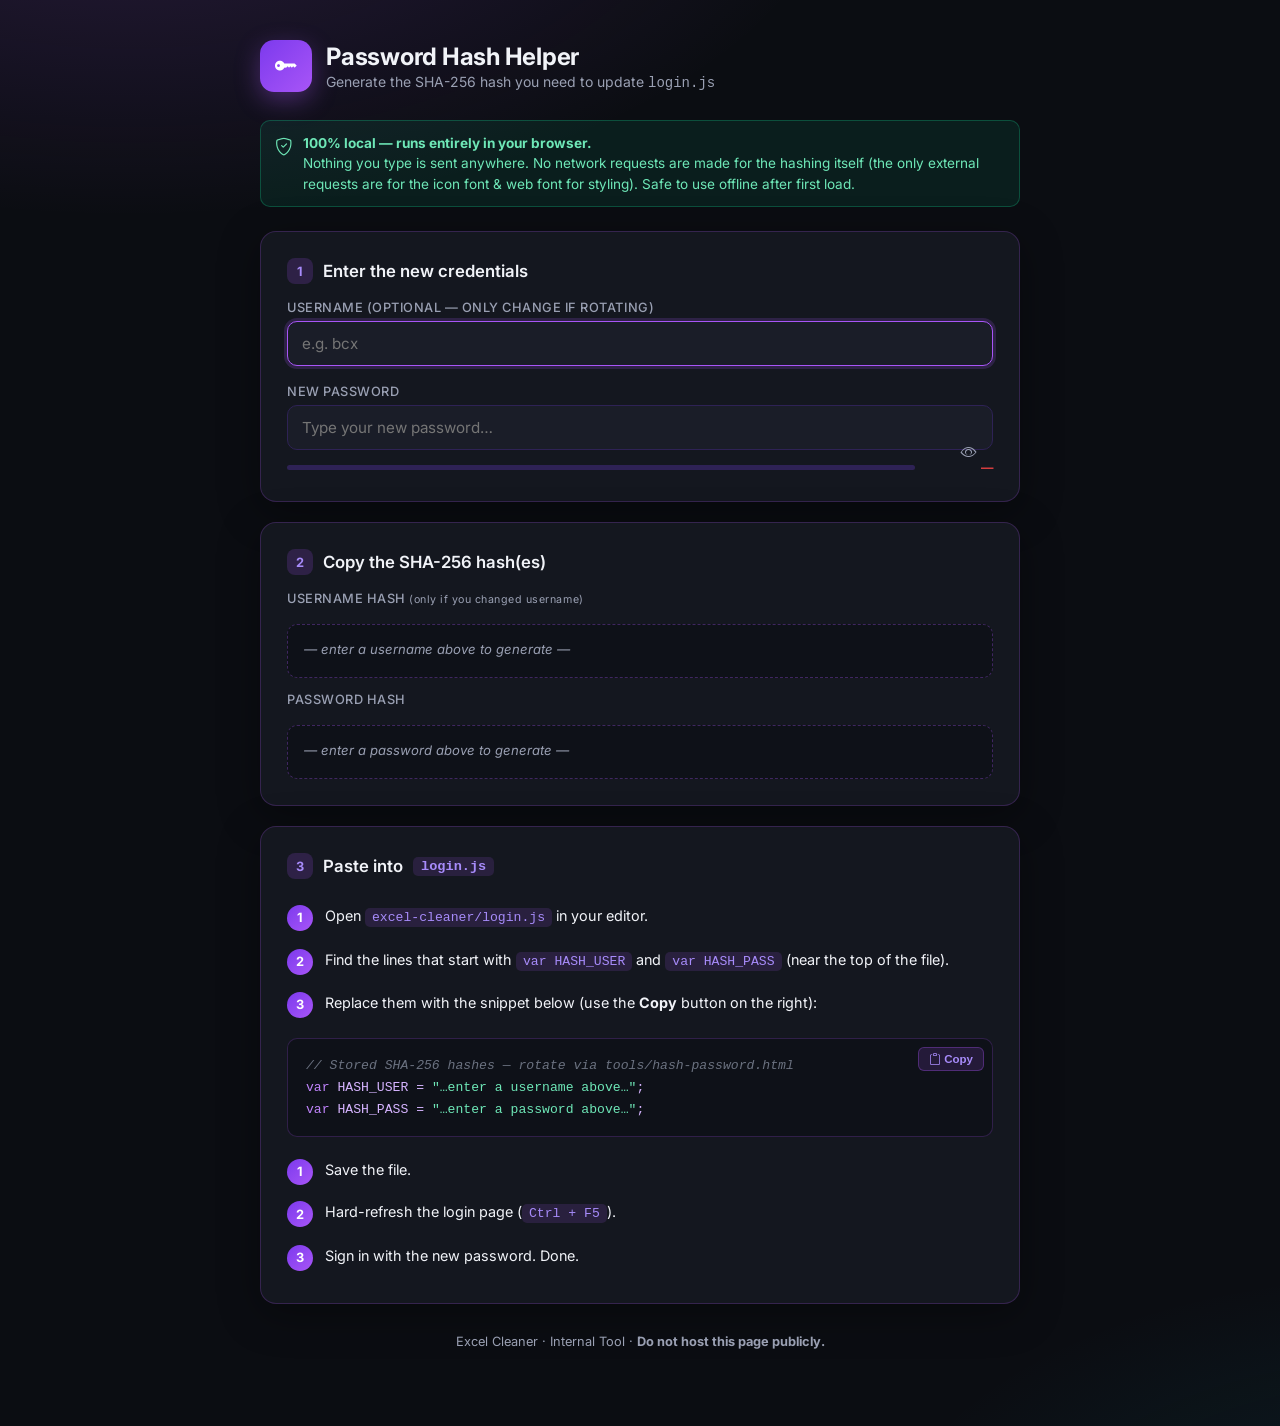
<file: tools/hash-password.html>
<!DOCTYPE html>
<html lang="en" data-bs-theme="dark">
<head>
  <meta charset="UTF-8" />
  <meta name="viewport" content="width=device-width, initial-scale=1.0" />
  <title>Excel Cleaner — Password Hash Helper (LOCAL TOOL)</title>

  <!-- All inline so this file works when double-clicked from disk (file://). -->
  <link href="https://cdn.jsdelivr.net/npm/bootstrap-icons@1.11.3/font/bootstrap-icons.min.css" rel="stylesheet" />
  <link href="https://fonts.googleapis.com/css2?family=Inter:wght@300;400;500;600;700;800&display=swap" rel="stylesheet" />

  <style>
    :root {
      --p-400: #a78bfa;
      --p-500: #8b5cf6;
      --p-600: #7c3aed;
      --neon-purple: #a855f7;
      --neon-cyan:   #06b6d4;
      --bg:          #0b0d12;
      --surface-0:   #14171f;
      --surface-1:   #1c2030;
      --border-col:  rgba(168,85,247,0.22);
      --text-prim:   #f1f3f8;
      --text-muted:  #9aa0b3;
      --input-bg:    #1a1d28;
      --input-border:#2e2255;
      --good:        #10b981;
      --warn:        #f59e0b;
      --bad:         #ef4444;
    }

    *, *::before, *::after { box-sizing: border-box; margin: 0; padding: 0; }

    html, body {
      min-height: 100%;
      font-family: 'Inter', -apple-system, sans-serif;
      background: var(--bg);
      color: var(--text-prim);
      -webkit-font-smoothing: antialiased;
    }

    body {
      background:
        radial-gradient(1200px 600px at 10% -10%, rgba(168,85,247,0.18), transparent 60%),
        radial-gradient(900px 500px at 110% 110%, rgba(6,182,212,0.10), transparent 60%),
        var(--bg);
      padding: 40px 20px 80px;
    }

    .wrap {
      max-width: 760px;
      margin: 0 auto;
    }

    .header {
      display: flex;
      align-items: center;
      gap: 14px;
      margin-bottom: 28px;
    }
    .header-icon {
      width: 52px; height: 52px;
      border-radius: 14px;
      display: grid; place-items: center;
      background: linear-gradient(135deg, var(--p-600), var(--neon-purple));
      box-shadow: 0 8px 24px rgba(168,85,247,0.35);
      font-size: 1.4rem;
      color: #fff;
    }
    .header h1 {
      font-size: 1.5rem;
      font-weight: 700;
      letter-spacing: -0.01em;
      margin-bottom: 2px;
    }
    .header p {
      color: var(--text-muted);
      font-size: 0.875rem;
    }

    .local-banner {
      display: flex;
      align-items: flex-start;
      gap: 10px;
      padding: 12px 14px;
      background: rgba(16,185,129,0.10);
      border: 1px solid rgba(16,185,129,0.32);
      border-radius: 10px;
      color: #6ee7b7;
      font-size: 0.85rem;
      margin-bottom: 24px;
      line-height: 1.5;
    }
    .local-banner i { font-size: 1.1rem; flex-shrink: 0; margin-top: 1px; }

    .card {
      background: var(--surface-0);
      border: 1px solid var(--border-col);
      border-radius: 16px;
      padding: 26px;
      margin-bottom: 20px;
      box-shadow: 0 10px 40px rgba(0,0,0,0.35);
    }

    .card-title {
      font-size: 1.05rem;
      font-weight: 600;
      margin-bottom: 16px;
      display: flex;
      align-items: center;
      gap: 10px;
    }
    .card-title .step {
      width: 26px; height: 26px;
      border-radius: 8px;
      display: grid; place-items: center;
      background: rgba(168,85,247,0.18);
      color: var(--p-400);
      font-size: 0.8rem;
      font-weight: 700;
    }

    label {
      display: block;
      font-size: 0.8rem;
      font-weight: 500;
      color: var(--text-muted);
      margin-bottom: 6px;
      text-transform: uppercase;
      letter-spacing: 0.04em;
    }

    .input-row { position: relative; margin-bottom: 18px; }
    .input-row:last-of-type { margin-bottom: 0; }

    input[type="text"], input[type="password"] {
      width: 100%;
      background: var(--input-bg);
      border: 1.5px solid var(--input-border);
      color: var(--text-prim);
      padding: 12px 44px 12px 14px;
      font-size: 0.95rem;
      border-radius: 10px;
      font-family: 'Inter', sans-serif;
      transition: border-color 0.15s, box-shadow 0.15s;
    }
    input[type="text"]:focus, input[type="password"]:focus {
      outline: none;
      border-color: var(--neon-purple);
      box-shadow: 0 0 0 3px rgba(168,85,247,0.18);
    }

    .toggle-pw {
      position: absolute;
      right: 10px;
      top: 50%;
      transform: translateY(8px);
      background: transparent;
      border: 0;
      color: var(--text-muted);
      font-size: 1rem;
      cursor: pointer;
      padding: 6px;
      border-radius: 6px;
    }
    .toggle-pw:hover { color: var(--text-prim); background: rgba(255,255,255,0.05); }

    .strength {
      margin-top: 10px;
      font-size: 0.78rem;
      color: var(--text-muted);
      display: flex;
      align-items: center;
      gap: 8px;
    }
    .strength-bar {
      flex: 1;
      height: 5px;
      background: var(--input-border);
      border-radius: 99px;
      overflow: hidden;
    }
    .strength-bar > span {
      display: block;
      height: 100%;
      width: 0%;
      transition: width 0.25s, background 0.25s;
      background: var(--bad);
    }
    .strength-label { min-width: 70px; text-align: right; font-weight: 600; }

    .hash-out {
      margin-top: 18px;
      background: #0e1118;
      border: 1px dashed rgba(168,85,247,0.32);
      border-radius: 10px;
      padding: 14px 16px;
      font-family: 'JetBrains Mono', 'Consolas', monospace;
      font-size: 0.82rem;
      word-break: break-all;
      line-height: 1.55;
      color: var(--p-400);
      position: relative;
      min-height: 54px;
    }
    .hash-out.empty { color: var(--text-muted); font-family: 'Inter', sans-serif; font-style: italic; }

    .copy-btn {
      position: absolute;
      top: 8px;
      right: 8px;
      background: rgba(168,85,247,0.15);
      border: 1px solid rgba(168,85,247,0.32);
      color: var(--p-400);
      padding: 5px 10px;
      font-size: 0.72rem;
      font-weight: 600;
      border-radius: 6px;
      cursor: pointer;
      transition: background 0.15s, color 0.15s;
    }
    .copy-btn:hover { background: rgba(168,85,247,0.30); color: #fff; }
    .copy-btn.copied { background: var(--good); border-color: var(--good); color: #fff; }

    .snippet {
      background: #0e1118;
      border: 1px solid var(--border-col);
      border-radius: 10px;
      padding: 16px 18px;
      font-family: 'JetBrains Mono', 'Consolas', monospace;
      font-size: 0.82rem;
      color: #d6b4ff;
      line-height: 1.65;
      overflow-x: auto;
      position: relative;
    }
    .snippet .k { color: #c084fc; }
    .snippet .s { color: #6ee7b7; }
    .snippet .c { color: #6b7280; font-style: italic; }

    .step-list {
      list-style: none;
      counter-reset: step;
    }
    .step-list li {
      counter-increment: step;
      padding: 10px 0 10px 38px;
      position: relative;
      font-size: 0.9rem;
      color: var(--text-prim);
      line-height: 1.55;
    }
    .step-list li::before {
      content: counter(step);
      position: absolute;
      left: 0;
      top: 10px;
      width: 26px; height: 26px;
      border-radius: 50%;
      background: linear-gradient(135deg, var(--p-600), var(--neon-purple));
      color: #fff;
      font-weight: 700;
      font-size: 0.8rem;
      display: grid; place-items: center;
    }
    .step-list li code {
      background: rgba(168,85,247,0.14);
      color: var(--p-400);
      padding: 2px 7px;
      border-radius: 5px;
      font-size: 0.82rem;
    }

    .toast {
      position: fixed;
      bottom: 24px;
      right: 24px;
      background: var(--good);
      color: #fff;
      padding: 12px 18px;
      border-radius: 10px;
      font-size: 0.88rem;
      font-weight: 500;
      box-shadow: 0 10px 30px rgba(16,185,129,0.4);
      opacity: 0;
      transform: translateY(20px);
      transition: opacity 0.25s, transform 0.25s;
      pointer-events: none;
      z-index: 999;
    }
    .toast.show { opacity: 1; transform: translateY(0); }

    .footer {
      text-align: center;
      color: var(--text-muted);
      font-size: 0.8rem;
      margin-top: 30px;
    }
    .footer a { color: var(--p-400); text-decoration: none; }
    .footer a:hover { text-decoration: underline; }
  </style>
</head>
<body>

  <div class="wrap">

    <div class="header">
      <div class="header-icon"><i class="bi bi-key-fill"></i></div>
      <div>
        <h1>Password Hash Helper</h1>
        <p>Generate the SHA-256 hash you need to update <code>login.js</code></p>
      </div>
    </div>

    <div class="local-banner">
      <i class="bi bi-shield-check"></i>
      <div>
        <strong>100% local — runs entirely in your browser.</strong><br/>
        Nothing you type is sent anywhere. No network requests are made for the hashing itself
        (the only external requests are for the icon font &amp; web font for styling).
        Safe to use offline after first load.
      </div>
    </div>

    <!-- ── Step 1: enter credentials ───────────────────────────── -->
    <div class="card">
      <div class="card-title">
        <span class="step">1</span> Enter the new credentials
      </div>

      <div class="input-row">
        <label for="usernameInput">Username (optional — only change if rotating)</label>
        <input type="text" id="usernameInput" autocomplete="off" spellcheck="false" placeholder="e.g. bcx" />
      </div>

      <div class="input-row">
        <label for="passwordInput">New password</label>
        <input type="password" id="passwordInput" autocomplete="off" spellcheck="false" placeholder="Type your new password…" />
        <button type="button" class="toggle-pw" id="togglePw" title="Show / hide password">
          <i class="bi bi-eye" id="togglePwIcon"></i>
        </button>
        <div class="strength">
          <div class="strength-bar"><span id="strengthFill"></span></div>
          <div class="strength-label" id="strengthLabel">—</div>
        </div>
      </div>
    </div>

    <!-- ── Step 2: hashes ──────────────────────────────────────── -->
    <div class="card">
      <div class="card-title">
        <span class="step">2</span> Copy the SHA-256 hash(es)
      </div>

      <label>Username hash <small style="text-transform:none;color:var(--text-muted);font-weight:400;">(only if you changed username)</small></label>
      <div class="hash-out empty" id="userHashOut">— enter a username above to generate —</div>

      <div style="height: 14px;"></div>

      <label>Password hash</label>
      <div class="hash-out empty" id="passHashOut">— enter a password above to generate —</div>
    </div>

    <!-- ── Step 3: paste into login.js ─────────────────────────── -->
    <div class="card">
      <div class="card-title">
        <span class="step">3</span> Paste into <code style="font-size:0.85rem;background:rgba(168,85,247,0.14);color:var(--p-400);padding:2px 8px;border-radius:5px;">login.js</code>
      </div>

      <ol class="step-list">
        <li>Open <code>excel-cleaner/login.js</code> in your editor.</li>
        <li>Find the lines that start with <code>var HASH_USER</code> and <code>var HASH_PASS</code> (near the top of the file).</li>
        <li>Replace them with the snippet below (use the <strong>Copy</strong> button on the right):</li>
      </ol>

      <div style="height: 14px;"></div>

      <div class="snippet" id="snippetBox">
        <button type="button" class="copy-btn" id="copySnippetBtn" title="Copy snippet">
          <i class="bi bi-clipboard"></i> Copy
        </button>
        <div id="snippetCode"><span class="c">// Stored SHA-256 hashes — rotate via tools/hash-password.html</span><br/>
<span class="k">var</span> HASH_USER = <span class="s">"…enter a username above…"</span>;<br/>
<span class="k">var</span> HASH_PASS = <span class="s">"…enter a password above…"</span>;</div>
      </div>

      <ol class="step-list" start="4" style="margin-top: 12px;">
        <li>Save the file.</li>
        <li>Hard-refresh the login page (<code>Ctrl + F5</code>).</li>
        <li>Sign in with the new password. Done.</li>
      </ol>
    </div>

    <div class="footer">
      Excel Cleaner · Internal Tool · <strong>Do not host this page publicly.</strong>
    </div>
  </div>

  <div class="toast" id="toast">Copied to clipboard</div>

  <script>
    (function () {
      "use strict";

      var userInput     = document.getElementById("usernameInput");
      var passInput     = document.getElementById("passwordInput");
      var togglePw      = document.getElementById("togglePw");
      var togglePwIcon  = document.getElementById("togglePwIcon");
      var userHashOut   = document.getElementById("userHashOut");
      var passHashOut   = document.getElementById("passHashOut");
      var snippetCode   = document.getElementById("snippetCode");
      var copySnippetBtn= document.getElementById("copySnippetBtn");
      var strengthFill  = document.getElementById("strengthFill");
      var strengthLabel = document.getElementById("strengthLabel");
      var toast         = document.getElementById("toast");

      var currentUserHash = "";
      var currentPassHash = "";

      // ── Hashing ──────────────────────────────────────────────
      function sha256(str) {
        var buf = new TextEncoder().encode(str);
        return crypto.subtle.digest("SHA-256", buf).then(function (hash) {
          return Array.from(new Uint8Array(hash))
            .map(function (b) { return b.toString(16).padStart(2, "0"); })
            .join("");
        });
      }

      // ── Show / hide password ─────────────────────────────────
      togglePw.addEventListener("click", function () {
        var isPass = passInput.type === "password";
        passInput.type = isPass ? "text" : "password";
        togglePwIcon.className = isPass ? "bi bi-eye-slash" : "bi bi-eye";
      });

      // ── Password strength meter ──────────────────────────────
      function rateStrength(pw) {
        if (!pw) return { score: 0, label: "—", color: "var(--bad)" };
        var score = 0;
        if (pw.length >= 8) score++;
        if (pw.length >= 12) score++;
        if (pw.length >= 16) score++;
        if (/[a-z]/.test(pw) && /[A-Z]/.test(pw)) score++;
        if (/\d/.test(pw)) score++;
        if (/[^A-Za-z0-9]/.test(pw)) score++;

        var pct, label, color;
        if (score <= 1)      { pct = 18;  label = "Very weak"; color = "var(--bad)";  }
        else if (score <= 2) { pct = 35;  label = "Weak";      color = "var(--bad)";  }
        else if (score <= 3) { pct = 55;  label = "Fair";      color = "var(--warn)"; }
        else if (score <= 4) { pct = 75;  label = "Good";      color = "var(--warn)"; }
        else                 { pct = 100; label = "Strong";    color = "var(--good)"; }
        return { pct: pct, label: label, color: color };
      }

      function updateStrength() {
        var r = rateStrength(passInput.value);
        strengthFill.style.width = r.pct + "%";
        strengthFill.style.background = r.color;
        strengthLabel.textContent = r.label;
        strengthLabel.style.color = r.color;
      }

      // ── Live hashing (debounced) ─────────────────────────────
      var debounceUser, debouncePass;

      function setHashOut(el, value, placeholder) {
        if (!value) {
          el.classList.add("empty");
          el.innerHTML = placeholder;
          return;
        }
        el.classList.remove("empty");
        el.innerHTML =
          '<button type="button" class="copy-btn" data-copy="' + value + '" title="Copy hash">' +
          '<i class="bi bi-clipboard"></i> Copy</button>' +
          value;
      }

      function refreshSnippet() {
        var u = currentUserHash || "…enter a username above…";
        var p = currentPassHash || "…enter a password above…";
        snippetCode.innerHTML =
          '<span class="c">// Stored SHA-256 hashes — rotate via tools/hash-password.html</span><br/>' +
          '<span class="k">var</span> HASH_USER = <span class="s">"' + u + '"</span>;<br/>' +
          '<span class="k">var</span> HASH_PASS = <span class="s">"' + p + '"</span>;';
      }

      function plainSnippet() {
        var u = currentUserHash || "PASTE_USERNAME_HASH_HERE";
        var p = currentPassHash || "PASTE_PASSWORD_HASH_HERE";
        return (
          '  // Stored SHA-256 hashes — rotate via tools/hash-password.html\n' +
          '  var HASH_USER = "' + u + '";\n' +
          '  var HASH_PASS = "' + p + '";'
        );
      }

      userInput.addEventListener("input", function () {
        var val = userInput.value;
        clearTimeout(debounceUser);
        if (!val) {
          currentUserHash = "";
          setHashOut(userHashOut, "", "— enter a username above to generate —");
          refreshSnippet();
          return;
        }
        debounceUser = setTimeout(function () {
          sha256(val).then(function (h) {
            if (userInput.value !== val) return;
            currentUserHash = h;
            setHashOut(userHashOut, h, "");
            refreshSnippet();
          });
        }, 150);
      });

      passInput.addEventListener("input", function () {
        updateStrength();
        var val = passInput.value;
        clearTimeout(debouncePass);
        if (!val) {
          currentPassHash = "";
          setHashOut(passHashOut, "", "— enter a password above to generate —");
          refreshSnippet();
          return;
        }
        debouncePass = setTimeout(function () {
          sha256(val).then(function (h) {
            if (passInput.value !== val) return;
            currentPassHash = h;
            setHashOut(passHashOut, h, "");
            refreshSnippet();
          });
        }, 150);
      });

      // ── Copy buttons (delegated for the per-hash buttons) ────
      function showToast(msg) {
        toast.textContent = msg || "Copied to clipboard";
        toast.classList.add("show");
        setTimeout(function () { toast.classList.remove("show"); }, 1600);
      }

      function copyText(text, btn) {
        navigator.clipboard.writeText(text).then(function () {
          showToast("Copied to clipboard");
          if (btn) {
            var prev = btn.innerHTML;
            btn.innerHTML = '<i class="bi bi-check2"></i> Copied';
            btn.classList.add("copied");
            setTimeout(function () {
              btn.innerHTML = prev;
              btn.classList.remove("copied");
            }, 1500);
          }
        }).catch(function () {
          showToast("Copy failed — select &amp; copy manually");
        });
      }

      document.addEventListener("click", function (e) {
        var t = e.target.closest("[data-copy]");
        if (!t) return;
        copyText(t.getAttribute("data-copy"), t);
      });

      copySnippetBtn.addEventListener("click", function () {
        copyText(plainSnippet(), copySnippetBtn);
      });

      // ── Init ────────────────────────────────────────────────
      updateStrength();
      refreshSnippet();
      userInput.focus();
    })();
  </script>

</body>
</html>
</file>
<file: styles.css>
/* ============================================================
   Excel Cleaner — Purple Dark UX Design System
   Three themes: purple-dark (default), light, auto
   ============================================================ */

/* ── Google Font import ────────────────────────────────────── */
@import url('https://fonts.googleapis.com/css2?family=Inter:wght@300;400;500;600;700;800&display=swap');

/* ============================================================
   DESIGN TOKENS
   ============================================================ */
:root {
  /* Brand palette */
  --p-50:  #f5f3ff;
  --p-100: #ede9fe;
  --p-200: #ddd6fe;
  --p-300: #c4b5fd;
  --p-400: #a78bfa;
  --p-500: #8b5cf6;
  --p-600: #7c3aed;
  --p-700: #6d28d9;
  --p-800: #5b21b6;
  --p-900: #4c1d95;

  /* Neon accents */
  --neon-purple: #a855f7;
  --neon-violet: #7c3aed;
  --neon-pink:   #ec4899;
  --neon-cyan:   #06b6d4;

  /* Light-mode surface tokens */
  --surface-0:   #ffffff;
  --surface-1:   #f8f7ff;
  --surface-2:   #f0ebff;
  --border-col:  #e4daff;
  --text-prim:   #1a1035;
  --text-muted:  #6b5ea8;
  --dz-bg:       #f8f7ff;
  --dz-hover-bg: #ede9fe;
  --dz-border:   #c4b5fd;
  --sample-color:#1a1035;
  --sample-muted:#8b5cf6;
  --prev-th-bg:  #f5f3ff;
  --glass-bg:    rgba(255,255,255,0.72);
  --glass-border:rgba(139,92,246,0.25);
  --card-shadow: 0 4px 24px rgba(109,40,217,0.08), 0 1px 4px rgba(0,0,0,0.04);
  --card-hover-shadow: 0 12px 40px rgba(109,40,217,0.18), 0 2px 8px rgba(0,0,0,0.06);
  --hero-bg:     linear-gradient(135deg, #6d28d9 0%, #7c3aed 40%, #a855f7 100%);
  --navbar-bg:   linear-gradient(90deg, #5b21b6 0%, #7c3aed 100%);
  --chip-bg:     #ede9fe;
  --chip-color:  #5b21b6;
  --stat-accent: #7c3aed;
}

/* ── Dark theme (set as default via theme.js) ────────────────
   Neutral charcoal surfaces with purple kept as the brand accent
   on buttons, badges, step numbers, hero glow, etc. */
[data-bs-theme="dark"],
[data-purple-dark] {
  /* Bootstrap overrides — neutral, slightly cool charcoal */
  --bs-body-bg:         #0b0d12;
  --bs-body-color:      #e6e8ef;
  --bs-border-color:    #1f2330;
  --bs-card-bg:         #14171f;
  --bs-secondary-color: #8a91a3;
  --bs-tertiary-bg:     #14171f;
  --bs-emphasis-color:  #f3f4f8;

  /* Custom tokens */
  --surface-0:   #14171f;
  --surface-1:   #1a1e28;
  --surface-2:   #232838;
  --border-col:  #2a2f3d;
  --text-prim:   #e8eaf0;
  --text-muted:  #8a91a3;
  --dz-bg:       #14171f;
  --dz-hover-bg: #1a1e28;
  --dz-border:   #4c3580;
  --sample-color:#d8cfff;
  --sample-muted:#7c65b8;
  --prev-th-bg:  #14171f;
  --glass-bg:    rgba(20,23,31,0.78);
  --glass-border:rgba(168,85,247,0.22);
  --card-shadow: 0 4px 24px rgba(0,0,0,0.5), 0 0 0 1px rgba(255,255,255,0.02);
  --card-hover-shadow: 0 16px 48px rgba(0,0,0,0.6), 0 0 0 1px rgba(168,85,247,0.22);
  /* Subtle dark gradient — purple glow comes from the orbs in ::before/::after */
  --hero-bg:     linear-gradient(180deg, #11141d 0%, #0b0d12 100%);
  --navbar-bg:   linear-gradient(180deg, rgba(17,20,29,0.92) 0%, rgba(11,13,18,0.92) 100%);
  --chip-bg:     rgba(168,85,247,0.18);
  --chip-color:  #c084fc;
  --stat-accent: #a855f7;
}

/* ============================================================
   BASE
   ============================================================ */
*, *::before, *::after { box-sizing: border-box; }

html { scroll-behavior: smooth; }

body {
  font-family: 'Inter', -apple-system, BlinkMacSystemFont, "Segoe UI", sans-serif;
  background: var(--bs-body-bg, #0f0a1e);
  color: var(--bs-body-color, #e2d9f3);
  transition: background-color 0.3s ease, color 0.3s ease;
  line-height: 1.6;
  -webkit-font-smoothing: antialiased;
}

/* ── Scrollbar (dark) ─────────────────────────────────────── */
[data-bs-theme="dark"] ::-webkit-scrollbar { width: 6px; height: 6px; }
[data-bs-theme="dark"] ::-webkit-scrollbar-track { background: #14171f; }
[data-bs-theme="dark"] ::-webkit-scrollbar-thumb { background: #2a2f3d; border-radius: 3px; }
[data-bs-theme="dark"] ::-webkit-scrollbar-thumb:hover { background: #4c3580; }

/* ============================================================
   BACKGROUND CANVAS — soft mesh-gradient orbs
   ============================================================ */
body::before {
  content: '';
  position: fixed;
  inset: 0;
  z-index: -1;
  background:
    radial-gradient(ellipse 80% 50% at 20% 10%, rgba(124,58,237,0.18) 0%, transparent 60%),
    radial-gradient(ellipse 60% 40% at 80% 90%, rgba(168,85,247,0.12) 0%, transparent 60%),
    radial-gradient(ellipse 50% 50% at 50% 50%, rgba(109,40,217,0.06) 0%, transparent 70%);
  pointer-events: none;
  transition: opacity 0.3s ease;
}
[data-bs-theme="light"] body::before { opacity: 0.4; }
/* Tone the orbs way down on neutral dark so the canvas stays clean */
[data-bs-theme="dark"] body::before { opacity: 0.55; }
/* Editorial mode hides the purple orbs entirely */
[data-ec-theme="editorial"] body::before { opacity: 0 !important; }

/* ============================================================
   NAVBAR
   ============================================================ */
.navbar {
  background: var(--navbar-bg) !important;
  border-bottom: 1px solid var(--glass-border);
  backdrop-filter: blur(20px);
  -webkit-backdrop-filter: blur(20px);
  padding-top: 10px;
  padding-bottom: 10px;
}

/* ── BCX Logo ─────────────────────────────────────────────── */
.brand-logo-wrap {
  background: #ffffff;
  border-radius: 8px;
  padding: 4px 10px;
  height: 40px;
  min-width: 76px;
  box-shadow: 0 2px 12px rgba(168,85,247,0.35), 0 0 0 1px rgba(255,255,255,0.15);
  flex-shrink: 0;
  transition: transform 0.2s ease, box-shadow 0.2s ease;
}
.navbar-brand:hover .brand-logo-wrap {
  transform: scale(1.06) rotate(-2deg);
  box-shadow: 0 6px 24px rgba(168,85,247,0.5), 0 0 0 2px rgba(255,255,255,0.25);
}
.bcx-logo {
  height: 26px;
  width: auto;
  display: block;
  object-fit: contain;
}
.brand-divider {
  width: 1px;
  height: 32px;
  background: rgba(255,255,255,0.25);
  flex-shrink: 0;
}

/* ── Theme switcher btn ───────────────────────────────────── */
.btn-outline-light {
  border-color: rgba(255,255,255,0.3) !important;
  color: rgba(255,255,255,0.9) !important;
  backdrop-filter: blur(8px);
  transition: all 0.2s ease !important;
}
.btn-outline-light:hover {
  background: rgba(255,255,255,0.15) !important;
  border-color: rgba(255,255,255,0.6) !important;
}

/* ============================================================
   HERO
   ============================================================ */
.bg-gradient-indigo {
  background: var(--hero-bg) !important;
  position: relative;
  overflow: hidden;
}
/* Decorative orbs behind hero text */
.bg-gradient-indigo::before,
.bg-gradient-indigo::after {
  content: '';
  position: absolute;
  border-radius: 50%;
  pointer-events: none;
}
.bg-gradient-indigo::before {
  width: 400px; height: 400px;
  right: -80px; top: -120px;
  background: radial-gradient(circle, rgba(168,85,247,0.3) 0%, transparent 70%);
}
.bg-gradient-indigo::after {
  width: 250px; height: 250px;
  left: 30%; bottom: -60px;
  background: radial-gradient(circle, rgba(236,72,153,0.15) 0%, transparent 70%);
}
.bg-gradient-indigo .container { position: relative; z-index: 1; }
.mb-n4 { margin-bottom: -1.5rem !important; }

/* ============================================================
   STEP CARDS — Glassmorphism
   ============================================================ */
.card.animate-card {
  background: var(--glass-bg) !important;
  border: 1px solid var(--glass-border) !important;
  border-radius: 16px !important;
  box-shadow: var(--card-shadow) !important;
  backdrop-filter: blur(16px);
  -webkit-backdrop-filter: blur(16px);
  transition: transform 0.25s cubic-bezier(0.22,1,0.36,1),
              box-shadow 0.25s ease,
              border-color 0.25s ease;
  will-change: transform;
}
.card.animate-card:hover {
  transform: translateY(-4px);
  box-shadow: var(--card-hover-shadow) !important;
  border-color: rgba(168,85,247,0.45) !important;
}

/* ── Step chip ────────────────────────────────────────────── */
.step-chip { display: inline-flex; align-items: center; }
.step-num {
  display: inline-flex;
  align-items: center;
  justify-content: center;
  width: 32px;
  height: 32px;
  border-radius: 50%;
  background: var(--chip-bg);
  color: var(--chip-color);
  font-weight: 800;
  font-size: 14px;
  letter-spacing: -0.02em;
  box-shadow: 0 0 0 4px rgba(168,85,247,0.1);
  transition: box-shadow 0.2s ease, transform 0.2s ease;
}
.animate-card:hover .step-num {
  box-shadow: 0 0 0 6px rgba(168,85,247,0.2);
  transform: scale(1.08);
}

/* ── Card headings ────────────────────────────────────────── */
.card h2.h5 {
  font-weight: 700;
  letter-spacing: -0.02em;
  color: var(--text-prim);
}

/* ============================================================
   PROCESS BAR
   ============================================================ */
.process-bar {
  display: flex;
  align-items: center;
  justify-content: space-between;
  flex-wrap: wrap;
  gap: 14px;
  padding: 16px 18px;
  border-radius: 12px;
  border: 1px solid var(--glass-border);
  background: var(--glass-bg);
  backdrop-filter: blur(12px);
  animation: processBarReveal 0.4s cubic-bezier(0.22,1,0.36,1) both;
}
@keyframes processBarReveal {
  from { opacity: 0; transform: translateY(10px) scale(0.98); }
  to   { opacity: 1; transform: translateY(0)    scale(1); }
}
.process-bar-left { display: flex; align-items: center; gap: 10px; flex: 1; min-width: 0; }
.process-file-badge { display: flex; align-items: center; gap: 10px; }
.process-file-badge > i {
  font-size: 28px;
  color: var(--neon-purple);
  flex-shrink: 0;
  animation: iconGlow 2s ease-in-out infinite alternate;
}
@keyframes iconGlow {
  from { filter: drop-shadow(0 0 4px rgba(168,85,247,0.4)); }
  to   { filter: drop-shadow(0 0 14px rgba(168,85,247,0.95)); }
}
.process-file-name {
  font-weight: 700;
  font-size: 14px;
  color: var(--text-prim);
  white-space: nowrap;
  overflow: hidden;
  text-overflow: ellipsis;
  max-width: 300px;
}
.process-file-rows { font-size: 12px; color: var(--text-muted); margin-top: 1px; }

.process-btn {
  background: linear-gradient(135deg, #7c3aed, #a855f7) !important;
  border: none !important;
  color: #fff !important;
  font-weight: 700 !important;
  font-size: 14px !important;
  padding: 11px 26px !important;
  border-radius: 10px !important;
  display: inline-flex !important;
  align-items: center !important;
  gap: 8px !important;
  white-space: nowrap;
  animation: processBtnPulse 2.2s ease-in-out infinite;
}
@keyframes processBtnPulse {
  0%,100% { box-shadow: 0 4px 20px rgba(124,58,237,0.5), 0 0 0 0   rgba(168,85,247,0); }
  55%     { box-shadow: 0 4px 28px rgba(124,58,237,0.65),0 0 0 8px rgba(168,85,247,0); }
}
.process-btn:not(:disabled):hover {
  background: linear-gradient(135deg, #6d28d9, #9333ea) !important;
  transform: translateY(-2px) scale(1.02) !important;
  box-shadow: 0 8px 32px rgba(124,58,237,0.65) !important;
  animation: none;
}
.process-btn.process-btn-done {
  background: linear-gradient(135deg, #059669, #10b981) !important;
  box-shadow: 0 4px 20px rgba(16,185,129,0.4) !important;
  animation: none;
}
.process-btn:disabled:not(.process-btn-done) { animation: none; opacity: 0.8; }

.process-btn-spinner { display: inline-flex; gap: 4px; align-items: center; }
.process-btn-spinner span {
  width: 6px; height: 6px; border-radius: 50%;
  background: rgba(255,255,255,0.9);
  animation: dotBounce 0.8s ease-in-out infinite;
}
.process-btn-spinner span:nth-child(2) { animation-delay: 0.13s; }
.process-btn-spinner span:nth-child(3) { animation-delay: 0.26s; }

/* ============================================================
   DROPZONE
   ============================================================ */
.dropzone {
  background: var(--dz-bg);
  border-color: var(--dz-border) !important;
  border-radius: 12px !important;
  cursor: pointer;
  transition: background 0.2s ease, border-color 0.2s ease, box-shadow 0.2s ease;
  position: relative;
  overflow: hidden;
}
.dropzone::before {
  content: '';
  position: absolute;
  inset: 0;
  background: radial-gradient(ellipse at 50% 0%, rgba(168,85,247,0.08) 0%, transparent 70%);
  opacity: 0;
  transition: opacity 0.3s ease;
}
.dropzone:hover::before,
.dropzone.drag-over::before { opacity: 1; }
.dropzone:hover,
.dropzone.drag-over {
  background: var(--dz-hover-bg);
  border-color: var(--neon-purple) !important;
  box-shadow: 0 0 0 4px rgba(168,85,247,0.12);
}

.dz-icon {
  width: 60px;
  height: 60px;
  background: linear-gradient(135deg, var(--p-600), var(--neon-purple));
  color: #fff;
  border-radius: 16px !important;
  box-shadow: 0 8px 24px rgba(124,58,237,0.4);
  transition: transform 0.2s ease, box-shadow 0.2s ease;
}
.dropzone:hover .dz-icon {
  transform: translateY(-4px) scale(1.06);
  box-shadow: 0 16px 32px rgba(124,58,237,0.5);
}

/* ============================================================
   FORM CONTROLS
   ============================================================ */
.form-control,
.form-select {
  border-radius: 8px !important;
  border-color: var(--border-col) !important;
  background: var(--surface-1) !important;
  color: var(--text-prim) !important;
  font-size: 14px;
  transition: border-color 0.2s ease, box-shadow 0.2s ease, background 0.25s ease !important;
}
.form-control:focus,
.form-select:focus {
  border-color: var(--neon-purple) !important;
  box-shadow: 0 0 0 3px rgba(168,85,247,0.2) !important;
  background: var(--surface-0) !important;
}
.form-label { color: var(--text-prim); font-weight: 600; }

/* ============================================================
   MAPPING TABLE
   ============================================================ */
.table-responsive.rounded.border {
  border-color: var(--glass-border) !important;
  border-radius: 12px !important;
  overflow: hidden;
}
.map-table {
  --bs-table-bg: transparent;
  --bs-table-striped-bg: transparent;
}
.map-table td, .map-table th { vertical-align: middle; padding: 10px 14px; }
.map-table thead.table-light {
  background: var(--surface-2) !important;
  --bs-table-bg: var(--surface-2);
}
.map-table thead th {
  font-size: 11px;
  text-transform: uppercase;
  letter-spacing: 0.05em;
  font-weight: 700;
  color: var(--text-muted) !important;
  border-bottom-color: var(--glass-border) !important;
}
.map-table tbody tr {
  border-bottom-color: var(--glass-border) !important;
  transition: background 0.15s ease;
}
.map-table tbody tr:hover { background: rgba(168,85,247,0.05) !important; }
.map-table tbody tr:last-child td { border-bottom: none; }

.req-star { color: var(--neon-pink); margin-left: 2px; }

/* Badges */
.auto-badge {
  display: inline-block;
  font-size: 10.5px;
  font-weight: 700;
  padding: 2px 8px;
  border-radius: 999px;
  margin-left: 6px;
  background: rgba(34,197,94,0.15);
  color: #4ade80;
  border: 1px solid rgba(74,222,128,0.25);
}
[data-bs-theme="light"] .auto-badge {
  background: #dcfce7;
  color: #166534;
  border-color: transparent;
}

.fixed-badge {
  display: inline-block;
  font-size: 10.5px;
  font-weight: 700;
  padding: 2px 8px;
  border-radius: 999px;
  margin-left: 6px;
  background: rgba(6,182,212,0.15);
  color: #22d3ee;
  border: 1px solid rgba(34,211,238,0.25);
}
[data-bs-theme="light"] .fixed-badge {
  background: #ecfeff;
  color: #0e7490;
  border-color: transparent;
}

/* ── Sample-value column ──────────────────────────────────── */
.sample-cell {
  color: var(--sample-color);
  font-family: "Consolas", "Menlo", "Monaco", monospace;
  font-size: 12.5px;
  max-width: 360px;
  overflow: hidden;
  text-overflow: ellipsis;
  white-space: nowrap;
  line-height: 1.4;
}
.sample-cell.sample-empty {
  color: var(--sample-muted);
  font-style: italic;
  font-family: inherit;
}
.sample-cell .sample-label {
  display: inline-block;
  font-family: inherit;
  font-size: 10px;
  font-weight: 700;
  color: var(--sample-muted);
  margin-right: 5px;
  text-transform: uppercase;
  letter-spacing: 0.05em;
}
.sample-cell .sample-sep { color: var(--sample-muted); margin: 0 3px; font-family: inherit; }

/* ============================================================
   STAT CARDS
   ============================================================ */
.stat-card {
  display: flex;
  flex-direction: column;
  gap: 4px;
  height: 100%;
  border-radius: 12px !important;
  border-color: var(--glass-border) !important;
  background: var(--glass-bg) !important;
  transition: transform 0.2s ease, box-shadow 0.2s ease;
  position: relative;
  overflow: hidden;
}
.stat-card::before {
  content: '';
  position: absolute;
  top: 0; left: 0; right: 0;
  height: 2px;
  background: linear-gradient(90deg, var(--p-500), var(--neon-pink));
  opacity: 0.6;
}
.stat-card:hover { transform: translateY(-2px); box-shadow: var(--card-hover-shadow); }

.stat-label {
  font-size: 10.5px;
  text-transform: uppercase;
  letter-spacing: 0.05em;
  color: var(--text-muted);
  font-weight: 700;
}
.stat-value {
  font-size: 26px;
  font-weight: 800;
  line-height: 1.1;
  letter-spacing: -0.03em;
  background: linear-gradient(135deg, var(--text-prim) 0%, var(--neon-purple) 100%);
  -webkit-background-clip: text;
  -webkit-text-fill-color: transparent;
  background-clip: text;
}
.stat-value.text-success {
  background: linear-gradient(135deg, #34d399, #10b981);
  -webkit-background-clip: text;
  background-clip: text;
}
.stat-value.text-secondary {
  background: linear-gradient(135deg, #94a3b8, #64748b);
  -webkit-background-clip: text;
  background-clip: text;
}
.stat-value.text-warning-emphasis {
  background: linear-gradient(135deg, #fbbf24, #f59e0b);
  -webkit-background-clip: text;
  background-clip: text;
}

/* ============================================================
   BUTTONS
   ============================================================ */
.btn-primary {
  background: linear-gradient(135deg, var(--p-600), var(--neon-purple)) !important;
  border: none !important;
  font-weight: 600;
  letter-spacing: 0.01em;
  box-shadow: 0 4px 16px rgba(124,58,237,0.4);
}
.btn-primary:hover { box-shadow: 0 8px 24px rgba(124,58,237,0.55) !important; }

.btn-success {
  background: linear-gradient(135deg, #059669, #10b981) !important;
  border: none !important;
  font-weight: 600;
  box-shadow: 0 4px 14px rgba(16,185,129,0.35);
}
.btn-success:hover:not(:disabled) { box-shadow: 0 8px 22px rgba(16,185,129,0.5) !important; }

.anim-btn {
  position: relative;
  overflow: hidden;
  border-radius: 10px !important;
  padding: 10px 20px !important;
  transition: transform 0.12s ease, box-shadow 0.18s ease, filter 0.18s ease !important;
}
.anim-btn:not(:disabled):hover { transform: translateY(-2px); }
.anim-btn:not(:disabled):active { transform: scale(0.96); filter: brightness(0.9); }

.btn-ripple {
  position: absolute;
  border-radius: 50%;
  transform: scale(0);
  animation: rippleAnim 0.55s linear;
  background: rgba(255,255,255,0.28);
  pointer-events: none;
}
@keyframes rippleAnim { to { transform: scale(4); opacity: 0; } }

/* ============================================================
   ALERT / BANNER
   ============================================================ */
.alert-info {
  background: rgba(99,102,241,0.1) !important;
  border: 1px solid rgba(99,102,241,0.25) !important;
  color: var(--text-prim) !important;
  border-radius: 10px !important;
}
.alert-warning {
  background: rgba(245,158,11,0.1) !important;
  border: 1px solid rgba(245,158,11,0.25) !important;
  color: #fbbf24 !important;
  border-radius: 10px !important;
}
[data-bs-theme="light"] .alert-info {
  background: #eef2ff !important;
  border-color: #c7d2fe !important;
  color: #3730a3 !important;
}
[data-bs-theme="light"] .alert-warning {
  background: #fffbeb !important;
  border-color: #fde68a !important;
  color: #92400e !important;
}

/* ============================================================
   PREVIEW TABLE
   ============================================================ */
.preview-table {
  --bs-table-striped-bg: rgba(168,85,247,0.04);
  --bs-table-hover-bg: rgba(168,85,247,0.07);
}
.preview-table th, .preview-table td {
  white-space: nowrap;
  max-width: 240px;
  overflow: hidden;
  text-overflow: ellipsis;
  vertical-align: top;
  border-color: var(--glass-border) !important;
}
.preview-table thead th {
  font-size: 10.5px;
  text-transform: uppercase;
  letter-spacing: 0.05em;
  font-weight: 700;
  color: var(--text-muted) !important;
  position: sticky;
  top: 0;
  background: var(--prev-th-bg) !important;
  z-index: 1;
  padding: 10px 12px;
}
.preview-table td.missing {
  background: rgba(239,68,68,0.12) !important;
  color: #f87171 !important;
  font-style: italic;
}

/* ============================================================
   THEME SWITCHER
   ============================================================ */
.theme-check { opacity: 0; transition: opacity 0.15s; }
.theme-check.visible { opacity: 1; color: var(--neon-purple); }

/* Dropdown menu — base (light) */
.dropdown-menu {
  border: 1px solid var(--glass-border) !important;
  background: var(--surface-0) !important;
  box-shadow: 0 16px 48px rgba(0,0,0,0.3), 0 0 0 1px var(--glass-border) !important;
  border-radius: 12px !important;
  padding: 6px !important;
  min-width: 220px;
}
.dropdown-item {
  color: var(--text-prim) !important;
  border-radius: 8px;
  margin: 2px 0;
  padding: 8px 12px !important;
  width: 100% !important;
  font-size: 13.5px;
}
.dropdown-item:hover,
.dropdown-item:focus {
  background: rgba(168,85,247,0.12) !important;
  color: var(--text-prim) !important;
}
.dropdown-item.active {
  background: rgba(168,85,247,0.18) !important;
  color: var(--neon-purple) !important;
}
.dropdown-header {
  color: var(--text-muted) !important;
  padding: 6px 12px !important;
}

/* Dropdown menu — Dark theme: explicit high-contrast background, hairline
   border, and forced-bright item text so options are clearly readable
   against the new neutral charcoal canvas. */
[data-bs-theme="dark"] .dropdown-menu {
  background: #1c2030 !important;
  border-color: rgba(168, 85, 247, 0.32) !important;
  box-shadow:
    0 20px 56px rgba(0, 0, 0, 0.65),
    0 0 0 1px rgba(168, 85, 247, 0.18) !important;
}
[data-bs-theme="dark"] .dropdown-item {
  color: #f1f3f8 !important;
}
[data-bs-theme="dark"] .dropdown-item:hover,
[data-bs-theme="dark"] .dropdown-item:focus {
  background: rgba(168, 85, 247, 0.22) !important;
  color: #ffffff !important;
}
[data-bs-theme="dark"] .dropdown-item.active {
  background: rgba(168, 85, 247, 0.32) !important;
  color: #d6b4ff !important;
}
[data-bs-theme="dark"] .dropdown-header {
  color: #9aa0b3 !important;
}
[data-bs-theme="dark"] .dropdown-item .text-muted {
  color: #9aa0b3 !important;
}

/* ============================================================
   LOADING OVERLAY
   ============================================================ */
.ec-overlay {
  position: fixed;
  inset: 0;
  background: rgba(10,6,20,0.75);
  backdrop-filter: blur(8px);
  -webkit-backdrop-filter: blur(8px);
  display: flex;
  align-items: center;
  justify-content: center;
  z-index: 2000;
  animation: overlayFadeIn 0.2s ease both;
}
@keyframes overlayFadeIn { from { opacity: 0; } to { opacity: 1; } }
.ec-overlay-inner { display: flex; flex-direction: column; align-items: center; gap: 12px; }
.ec-overlay-msg {
  color: #d8cfff;
  font-weight: 600;
  font-size: 15px;
  letter-spacing: 0.02em;
}
.ec-spinner { display: flex; gap: 10px; }
.ec-spinner span {
  width: 12px; height: 12px;
  border-radius: 50%;
  background: linear-gradient(135deg, var(--neon-purple), var(--neon-pink));
  box-shadow: 0 0 12px rgba(168,85,247,0.8);
  animation: dotBounce 0.9s ease-in-out infinite;
}
.ec-spinner span:nth-child(2) { animation-delay: 0.15s; }
.ec-spinner span:nth-child(3) { animation-delay: 0.30s; }
@keyframes dotBounce {
  0%,80%,100% { transform: scale(0.6); opacity: 0.5; }
  40%         { transform: scale(1.15); opacity: 1; }
}

/* ============================================================
   TOAST
   ============================================================ */
.toast.text-bg-success {
  background: linear-gradient(135deg, #065f46, #059669) !important;
  border: 1px solid rgba(16,185,129,0.4) !important;
  border-radius: 12px !important;
  box-shadow: 0 8px 32px rgba(5,150,105,0.4);
  backdrop-filter: blur(16px);
}

/* ============================================================
   FOOTER
   ============================================================ */
footer {
  border-top-color: var(--glass-border) !important;
}

/* ============================================================
   MOTION SYSTEM
   ============================================================ */

/* Hero */
@keyframes heroReveal {
  from { opacity: 0; transform: translateY(-16px); }
  to   { opacity: 1; transform: translateY(0); }
}
header.bg-gradient-indigo { animation: heroReveal 0.6s cubic-bezier(0.22,1,0.36,1) both; }

/* Card step reveal */
@keyframes cardReveal {
  from { opacity: 0; transform: translateY(24px) scale(0.98); }
  to   { opacity: 1; transform: translateY(0)   scale(1); }
}
.animate-card { animation: cardReveal 0.5s cubic-bezier(0.22,1,0.36,1) both; }
#stepUpload { animation-delay: 0.12s; }

/* Step chip pop */
@keyframes chipPop {
  0%   { transform: scale(0.4); opacity: 0; }
  65%  { transform: scale(1.25); }
  100% { transform: scale(1);   opacity: 1; }
}
.animate-card .step-num { animation: chipPop 0.45s cubic-bezier(0.34,1.56,0.64,1) both; }
#stepUpload  .step-num { animation-delay: 0.28s; }
#stepMapping .step-num { animation-delay: 0.2s; }
#stepFixed   .step-num { animation-delay: 0.2s; }
#stepPreview .step-num { animation-delay: 0.2s; }

/* Dropzone pulse ring */
@keyframes dzPulse {
  0%   { box-shadow: 0 0 0 0    rgba(168,85,247,0.5); }
  70%  { box-shadow: 0 0 0 12px rgba(168,85,247,0); }
  100% { box-shadow: 0 0 0 0    rgba(168,85,247,0); }
}
.dropzone.drag-over { animation: dzPulse 0.85s ease infinite; }

/* Dz icon bounce */
@keyframes dzIconBounce {
  0%,100% { transform: translateY(0); }
  40%     { transform: translateY(-8px); }
  70%     { transform: translateY(-4px); }
}
.dropzone:hover .dz-icon,
.dropzone.drag-over .dz-icon { animation: dzIconBounce 0.65s ease; }

/* Mapping rows stagger */
@keyframes rowSlide {
  from { opacity: 0; transform: translateX(-14px); }
  to   { opacity: 1; transform: translateX(0); }
}
.map-row-anim { animation: rowSlide 0.32s ease both; }

/* Button spin & bounce */
@keyframes spinOnce { from { transform: rotate(0deg); } to { transform: rotate(360deg); } }
.icon-spin { display: inline-block; animation: spinOnce 0.55s ease both; }
@keyframes downloadBounce {
  0%,100% { transform: translateY(0); }
  40%     { transform: translateY(4px); }
  70%     { transform: translateY(2px); }
}
.icon-download-bounce { display: inline-block; animation: downloadBounce 0.5s ease; }

/* Stat flash */
@keyframes numFlash {
  0%   { transform: scale(1.4); }
  100% { transform: scale(1); }
}
.stat-flash { animation: numFlash 0.45s cubic-bezier(0.34,1.56,0.64,1) both; }

/* Preview rows stagger */
@keyframes previewRow {
  from { opacity: 0; transform: translateY(8px); }
  to   { opacity: 1; transform: translateY(0); }
}
.preview-row-anim { animation: previewRow 0.28s ease both; }

/* Alert slide-down */
@keyframes alertSlide {
  from { opacity: 0; transform: translateY(-12px) scaleY(0.88); }
  to   { opacity: 1; transform: translateY(0)      scaleY(1); }
}
.alert-anim { animation: alertSlide 0.32s cubic-bezier(0.22,1,0.36,1) both; transform-origin: top center; }

/* Scroll reveal */
.reveal { opacity: 0; transform: translateY(20px); transition: opacity 0.55s ease, transform 0.55s cubic-bezier(0.22,1,0.36,1); }
.reveal.visible { opacity: 1; transform: translateY(0); }

/* Dashed border */
.border-dashed { border-style: dashed !important; }

/* Generic transitions */
.card, .table, .alert, .form-control, .form-select, .dropdown-menu {
  transition: background-color 0.25s ease, border-color 0.25s ease, color 0.25s ease;
}

/* Reduced motion */
@media (prefers-reduced-motion: reduce) {
  *, *::before, *::after {
    animation-duration: 0.01ms !important;
    animation-iteration-count: 1 !important;
    transition-duration: 0.01ms !important;
  }
}

/* ---------- Navbar step indicator (Upload → Map & Clean) ---------- */
.ec-steps {
  list-style: none;
  display: flex;
  align-items: center;
  gap: 14px;
  padding: 0;
  margin: 0;
}
.ec-step {
  display: flex;
  align-items: center;
  gap: 8px;
  color: rgba(255,255,255,0.55);
  font-size: 13px;
  font-weight: 500;
  position: relative;
}
.ec-step:not(:last-child)::after {
  content: "";
  display: inline-block;
  width: 28px;
  height: 2px;
  margin-left: 14px;
  background: rgba(255,255,255,0.2);
  border-radius: 2px;
}
.ec-step-num {
  width: 24px;
  height: 24px;
  border-radius: 50%;
  background: rgba(255,255,255,0.12);
  color: rgba(255,255,255,0.65);
  display: inline-flex;
  align-items: center;
  justify-content: center;
  font-size: 12px;
  font-weight: 700;
  border: 1.5px solid rgba(255,255,255,0.18);
  transition: all 0.2s ease;
}
.ec-step-active .ec-step-num {
  background: #ffffff;
  color: #4f46e5;
  border-color: #ffffff;
  box-shadow: 0 0 0 4px rgba(255,255,255,0.15);
}
.ec-step-active { color: #ffffff; }
.ec-step-done .ec-step-num {
  background: #22c55e;
  color: #ffffff;
  border-color: #22c55e;
}
.ec-step-done { color: rgba(255,255,255,0.85); }

/* ---------- "Preview & Download" call-to-action card ---------- */
.preview-cta {
  display: flex;
  align-items: center;
  justify-content: space-between;
  flex-wrap: wrap;
  gap: 16px;
}
.preview-cta-info {
  flex: 1 1 320px;
  min-width: 0;
}
.preview-cta-title {
  font-weight: 700;
  font-size: 17px;
  color: var(--bs-body-color);
  display: flex;
  align-items: center;
}
.preview-cta-sub {
  color: var(--bs-secondary-color, #6c757d);
  font-size: 13.5px;
  margin-top: 4px;
}
.preview-cta-stats {
  display: flex;
  align-items: baseline;
  flex-wrap: wrap;
  gap: 10px;
  margin-top: 10px;
  font-size: 13.5px;
}
.mini-stat {
  display: inline-flex;
  align-items: baseline;
  gap: 6px;
}
.mini-stat-num {
  font-weight: 700;
  font-size: 18px;
}
.mini-stat-lbl {
  color: var(--bs-secondary-color, #6c757d);
}
.mini-stat-sep {
  color: var(--bs-secondary-color, #6c757d);
  opacity: 0.6;
}
#goPreviewBtn {
  min-width: 220px;
  font-weight: 600;
}
#goPreviewBtn:disabled {
  opacity: 0.55;
  cursor: not-allowed;
}

/* ---------- Process-page file badge ---------- */
.proc-file-icon {
  width: 44px;
  height: 44px;
  border-radius: 12px;
  background: linear-gradient(135deg, #6366f1, #8b5cf6);
  color: #ffffff;
  display: flex;
  align-items: center;
  justify-content: center;
  font-size: 22px;
  flex-shrink: 0;
  box-shadow: 0 6px 14px rgba(99,102,241,0.35);
}

/* ============================================================
   EDITORIAL THEME — Isabel Moranta-inspired editorial minimalism
   "Work first" — chrome recedes, type leads, accents are restrained.
   Activated by data-ec-theme="editorial" set on <html> by theme.js.
   Sits on top of Bootstrap dark mode so most utilities still resolve.
   ============================================================ */
@import url("https://fonts.googleapis.com/css2?family=Fraunces:opsz,wght@9..144,400;9..144,500;9..144,600;9..144,700&family=Inter:wght@400;500;600&display=swap");

[data-ec-theme="editorial"] {
  /* Palette */
  --ec-bg:            #0a0908;     /* near-true black, warm cast */
  --ec-bg-2:          #0f0d0a;
  --ec-paper:         #ece6d6;     /* warm off-white / paper */
  --ec-paper-soft:    #cfc7b6;
  --ec-paper-dim:     #908976;
  --ec-paper-faint:   #5a5447;
  --ec-rule:          #1a1712;     /* hairline border */
  --ec-rule-strong:   #2a2620;
  --ec-accent:        #c9a96a;     /* warm ochre / brass */
  --ec-accent-strong: #d8b977;
  --ec-warn:          #d97757;     /* terracotta */
  --ec-success:       #9bbf8b;     /* sage */

  /* Bootstrap variable overrides */
  --bs-body-bg:           var(--ec-bg);
  --bs-body-color:        var(--ec-paper);
  --bs-body-color-rgb:    236, 230, 214;
  --bs-secondary-color:   var(--ec-paper-dim);
  --bs-secondary-bg:      var(--ec-bg-2);
  --bs-tertiary-bg:       var(--ec-bg-2);
  --bs-tertiary-color:    var(--ec-paper-dim);
  --bs-emphasis-color:    var(--ec-paper);
  --bs-border-color:      var(--ec-rule);
  --bs-link-color:        var(--ec-accent-strong);
  --bs-link-hover-color:  var(--ec-accent);

  font-family: "Inter", "Segoe UI", -apple-system, system-ui, sans-serif;
  background: var(--ec-bg);
  color: var(--ec-paper);
}

[data-ec-theme="editorial"] body,
[data-ec-theme="editorial"] body.bg-body-tertiary {
  background: var(--ec-bg) !important;
  color: var(--ec-paper);
}

/* Editorial type — serif display headings */
[data-ec-theme="editorial"] h1,
[data-ec-theme="editorial"] h2,
[data-ec-theme="editorial"] h3,
[data-ec-theme="editorial"] .h1,
[data-ec-theme="editorial"] .h2,
[data-ec-theme="editorial"] .h3,
[data-ec-theme="editorial"] .display-6 {
  font-family: "Fraunces", "Cormorant Garamond", "Playfair Display", Georgia, "Times New Roman", serif;
  font-weight: 600;
  letter-spacing: -0.015em;
  color: var(--ec-paper);
}
[data-ec-theme="editorial"] .display-6 {
  font-weight: 600;
  letter-spacing: -0.025em;
  font-size: clamp(1.85rem, 3vw + 1rem, 2.5rem);
  line-height: 1.08;
}

/* Navbar — flat, hairline divider, no gradient */
[data-ec-theme="editorial"] .navbar,
[data-ec-theme="editorial"] .navbar.bg-gradient-indigo {
  background: var(--ec-bg) !important;
  background-image: none !important;
  border-bottom: 1px solid var(--ec-rule-strong);
  box-shadow: none !important;
}
[data-ec-theme="editorial"] .navbar .navbar-brand,
[data-ec-theme="editorial"] .navbar .text-white,
[data-ec-theme="editorial"] .navbar a,
[data-ec-theme="editorial"] .navbar .text-white.opacity-75 {
  color: var(--ec-paper) !important;
}
[data-ec-theme="editorial"] .brand-divider {
  background: var(--ec-rule-strong) !important;
  opacity: 1 !important;
}
[data-ec-theme="editorial"] .navbar .badge.text-bg-light {
  background: transparent !important;
  border: 1px solid var(--ec-rule-strong) !important;
  color: var(--ec-paper-dim) !important;
  text-transform: uppercase;
  letter-spacing: 0.08em;
  font-size: 10px;
  font-weight: 500;
  border-radius: 2px;
}
[data-ec-theme="editorial"] .navbar .btn-outline-light {
  border-color: var(--ec-rule-strong) !important;
  color: var(--ec-paper) !important;
  text-transform: uppercase;
  letter-spacing: 0.06em;
  font-size: 11px;
  font-weight: 500;
  border-radius: 2px !important;
}
[data-ec-theme="editorial"] .navbar .btn-outline-light:hover {
  background: var(--ec-accent) !important;
  border-color: var(--ec-accent) !important;
  color: #1a1207 !important;
}

/* Hero — flat, no gradient, typographic */
[data-ec-theme="editorial"] header.bg-gradient-indigo {
  background: var(--ec-bg) !important;
  background-image: none !important;
  border-bottom: 1px solid var(--ec-rule);
  margin-bottom: 0 !important;
  padding-top: 3.5rem !important;
  padding-bottom: 3rem !important;
}
[data-ec-theme="editorial"] header.bg-gradient-indigo h1 {
  color: var(--ec-paper);
  margin-bottom: 0.85rem !important;
  max-width: 22ch;
}
[data-ec-theme="editorial"] header.bg-gradient-indigo .lead {
  color: var(--ec-paper-dim);
  font-family: "Inter", "Segoe UI", system-ui, sans-serif;
  font-weight: 400;
  font-size: 1rem;
  max-width: 60ch;
  opacity: 1;
}
[data-ec-theme="editorial"] header.bg-gradient-indigo .lead code {
  background: transparent;
  color: var(--ec-accent);
  font-family: "JetBrains Mono", "SF Mono", Consolas, monospace;
  font-size: 0.9em;
  border: 1px solid var(--ec-rule-strong);
  padding: 1px 6px;
  border-radius: 2px;
}

/* Step indicator in navbar */
[data-ec-theme="editorial"] .ec-step {
  color: var(--ec-paper-faint) !important;
  text-transform: uppercase;
  font-size: 10.5px;
  letter-spacing: 0.12em;
  font-weight: 500;
}
[data-ec-theme="editorial"] .ec-step-num {
  background: transparent !important;
  border: 1px solid var(--ec-rule-strong) !important;
  color: var(--ec-paper-dim) !important;
  font-family: "Fraunces", Georgia, serif;
  font-weight: 500;
}
[data-ec-theme="editorial"] .ec-step-active .ec-step-num {
  background: var(--ec-accent) !important;
  color: #1a1207 !important;
  border-color: var(--ec-accent) !important;
  box-shadow: none !important;
}
[data-ec-theme="editorial"] .ec-step-active { color: var(--ec-paper) !important; }
[data-ec-theme="editorial"] .ec-step-done .ec-step-num {
  background: transparent !important;
  border: 1px solid var(--ec-accent) !important;
  color: var(--ec-accent) !important;
}
[data-ec-theme="editorial"] .ec-step-done { color: var(--ec-paper-dim) !important; }
[data-ec-theme="editorial"] .ec-step:not(:last-child)::after {
  background: var(--ec-rule-strong) !important;
}

/* Cards — minimal, hairline borders, no shadow */
[data-ec-theme="editorial"] .card {
  background: transparent !important;
  border: 1px solid var(--ec-rule) !important;
  border-radius: 3px !important;
  box-shadow: none !important;
}
[data-ec-theme="editorial"] .card-body { background: transparent; }
[data-ec-theme="editorial"] .border { border-color: var(--ec-rule) !important; }

/* Step chip / number markers in section headers */
[data-ec-theme="editorial"] .step-chip {
  background: transparent !important;
  border: 1px solid var(--ec-accent) !important;
  box-shadow: none !important;
}
[data-ec-theme="editorial"] .step-num {
  color: var(--ec-accent) !important;
  font-family: "Fraunces", Georgia, serif;
  font-weight: 600;
}
[data-ec-theme="editorial"] .h5 {
  font-family: "Fraunces", Georgia, serif;
  font-weight: 500;
  letter-spacing: -0.005em;
  color: var(--ec-paper);
}

/* Form controls — minimal underline-ish boxes */
[data-ec-theme="editorial"] .form-control,
[data-ec-theme="editorial"] .form-select {
  background: transparent !important;
  border: 1px solid var(--ec-rule-strong) !important;
  color: var(--ec-paper) !important;
  border-radius: 2px !important;
}
[data-ec-theme="editorial"] .form-control::placeholder { color: var(--ec-paper-faint); }
[data-ec-theme="editorial"] .form-control:focus,
[data-ec-theme="editorial"] .form-select:focus {
  border-color: var(--ec-accent) !important;
  box-shadow: 0 0 0 1px var(--ec-accent) !important;
  background: transparent !important;
  color: var(--ec-paper) !important;
}
[data-ec-theme="editorial"] .form-label {
  color: var(--ec-paper) !important;
  text-transform: uppercase;
  letter-spacing: 0.08em;
  font-size: 11px;
  font-weight: 600;
}
[data-ec-theme="editorial"] .form-label .text-muted { color: var(--ec-paper-faint) !important; }

/* Buttons — accent fills used sparingly, outline is the default */
[data-ec-theme="editorial"] .btn {
  border-radius: 2px !important;
  letter-spacing: 0.06em;
  text-transform: uppercase;
  font-size: 12px;
  font-weight: 600;
  box-shadow: none !important;
}
[data-ec-theme="editorial"] .btn-primary,
[data-ec-theme="editorial"] .process-btn,
[data-ec-theme="editorial"] #goPreviewBtn {
  background: var(--ec-accent) !important;
  border: 1px solid var(--ec-accent) !important;
  color: #1a1207 !important;
}
[data-ec-theme="editorial"] .btn-primary:hover,
[data-ec-theme="editorial"] .process-btn:hover:not(:disabled),
[data-ec-theme="editorial"] #goPreviewBtn:hover:not(:disabled) {
  background: var(--ec-accent-strong) !important;
  border-color: var(--ec-accent-strong) !important;
}
[data-ec-theme="editorial"] .process-btn-done {
  background: transparent !important;
  border: 1px solid var(--ec-accent) !important;
  color: var(--ec-accent) !important;
}
[data-ec-theme="editorial"] .btn-success {
  background: var(--ec-accent) !important;
  border-color: var(--ec-accent) !important;
  color: #1a1207 !important;
}
[data-ec-theme="editorial"] .btn-outline-secondary {
  background: transparent !important;
  border: 1px solid var(--ec-rule-strong) !important;
  color: var(--ec-paper) !important;
}
[data-ec-theme="editorial"] .btn-outline-secondary:hover {
  background: var(--ec-accent) !important;
  border-color: var(--ec-accent) !important;
  color: #1a1207 !important;
}
[data-ec-theme="editorial"] .btn-outline-success {
  background: transparent !important;
  border: 1px solid var(--ec-accent) !important;
  color: var(--ec-accent) !important;
}

/* Dropzone */
[data-ec-theme="editorial"] .dropzone {
  background: transparent !important;
  border: 1px dashed var(--ec-rule-strong) !important;
  color: var(--ec-paper-dim) !important;
  border-radius: 4px !important;
  padding: 4rem 2rem !important;
}
[data-ec-theme="editorial"] .dropzone:hover {
  border-color: var(--ec-accent) !important;
  background: transparent !important;
}
[data-ec-theme="editorial"] .dropzone .fw-semibold {
  color: var(--ec-paper) !important;
  font-family: "Fraunces", Georgia, serif;
  font-size: 1.15rem;
  font-weight: 500;
  letter-spacing: -0.005em;
}
[data-ec-theme="editorial"] .dropzone .text-muted {
  color: var(--ec-paper-faint) !important;
  text-transform: uppercase;
  letter-spacing: 0.1em;
  font-size: 10.5px;
}
[data-ec-theme="editorial"] .dropzone .dz-icon {
  background: transparent !important;
  color: var(--ec-accent) !important;
  border: 1px solid var(--ec-rule-strong) !important;
  border-radius: 2px !important;
}
[data-ec-theme="editorial"] .dropzone.drag-over {
  border-color: var(--ec-accent) !important;
  background: rgba(201, 169, 106, 0.04) !important;
}

/* Process bar — file ready + Process button */
[data-ec-theme="editorial"] .process-bar {
  background: transparent !important;
  border: 1px solid var(--ec-rule-strong) !important;
  border-radius: 3px !important;
  box-shadow: none !important;
}
[data-ec-theme="editorial"] .process-file-badge {
  background: transparent !important;
  border: none !important;
  color: var(--ec-paper) !important;
}
[data-ec-theme="editorial"] .process-file-badge i { color: var(--ec-accent) !important; }
[data-ec-theme="editorial"] .process-file-name { color: var(--ec-paper); font-weight: 500; }
[data-ec-theme="editorial"] .process-file-rows {
  color: var(--ec-paper-dim);
  text-transform: uppercase;
  letter-spacing: 0.08em;
  font-size: 10.5px;
}

/* Process-page file icon (proc-file-icon) — flat outlined */
[data-ec-theme="editorial"] .proc-file-icon {
  background: transparent !important;
  border: 1px solid var(--ec-accent) !important;
  color: var(--ec-accent) !important;
  border-radius: 2px !important;
  box-shadow: none !important;
}

/* Tables */
[data-ec-theme="editorial"] .table {
  --bs-table-bg: transparent;
  --bs-table-color: var(--ec-paper);
  --bs-table-striped-bg: rgba(201, 169, 106, 0.04);
  --bs-table-striped-color: var(--ec-paper);
  --bs-table-hover-bg: rgba(201, 169, 106, 0.08);
  --bs-table-hover-color: var(--ec-paper);
  --bs-table-border-color: var(--ec-rule);
  color: var(--ec-paper);
}
[data-ec-theme="editorial"] .table thead,
[data-ec-theme="editorial"] .table thead.table-light {
  background: transparent !important;
}
[data-ec-theme="editorial"] .table thead th,
[data-ec-theme="editorial"] .table thead.table-light th {
  background: transparent !important;
  color: var(--ec-paper-dim) !important;
  text-transform: uppercase;
  font-size: 10.5px;
  letter-spacing: 0.12em;
  font-weight: 600;
  border-bottom: 1px solid var(--ec-rule-strong) !important;
}
[data-ec-theme="editorial"] .table td { border-color: var(--ec-rule) !important; }
[data-ec-theme="editorial"] .table-responsive { border-color: var(--ec-rule) !important; }

/* Stat cards */
[data-ec-theme="editorial"] .stat-card {
  background: transparent !important;
  border: 1px solid var(--ec-rule) !important;
  border-radius: 2px !important;
}
[data-ec-theme="editorial"] .stat-card.bg-warning-subtle {
  background: transparent !important;
  border-color: var(--ec-rule-strong) !important;
  border-left: 3px solid var(--ec-warn) !important;
}
[data-ec-theme="editorial"] .stat-label {
  color: var(--ec-paper-dim);
  text-transform: uppercase;
  font-size: 10px;
  letter-spacing: 0.14em;
  font-weight: 500;
}
[data-ec-theme="editorial"] .stat-value {
  font-family: "Fraunces", Georgia, serif;
  font-weight: 500;
  color: var(--ec-paper);
  font-size: 1.9rem;
  letter-spacing: -0.02em;
}
[data-ec-theme="editorial"] .stat-value.text-success      { color: var(--ec-success) !important; }
[data-ec-theme="editorial"] .stat-value.text-warning-emphasis { color: var(--ec-warn) !important; }
[data-ec-theme="editorial"] .stat-value.text-secondary    { color: var(--ec-paper-dim) !important; }

/* Mapping summary alert + general alerts */
[data-ec-theme="editorial"] .alert-info {
  background: transparent !important;
  border: 1px solid var(--ec-rule-strong) !important;
  color: var(--ec-paper-dim) !important;
  border-radius: 2px !important;
}
[data-ec-theme="editorial"] .alert-info strong { color: var(--ec-paper); }
[data-ec-theme="editorial"] .alert-warning {
  background: transparent !important;
  border: 1px solid var(--ec-rule-strong) !important;
  border-left: 3px solid var(--ec-warn) !important;
  color: var(--ec-paper-soft) !important;
  border-radius: 2px !important;
}
[data-ec-theme="editorial"] .alert-warning .bi { color: var(--ec-warn) !important; }

/* Mapping badges */
[data-ec-theme="editorial"] .auto-badge,
[data-ec-theme="editorial"] .fixed-badge {
  background: transparent !important;
  border: 1px solid var(--ec-accent) !important;
  color: var(--ec-accent) !important;
  text-transform: uppercase;
  letter-spacing: 0.1em;
  font-size: 9.5px;
  font-weight: 500;
  border-radius: 2px !important;
  padding: 2px 6px;
}
[data-ec-theme="editorial"] .req-star { color: var(--ec-warn) !important; }
[data-ec-theme="editorial"] .sample-cell { color: var(--ec-paper-soft); }
[data-ec-theme="editorial"] .sample-cell.sample-empty { color: var(--ec-paper-faint); }
[data-ec-theme="editorial"] .sample-label {
  color: var(--ec-paper-faint);
  text-transform: uppercase;
  font-size: 9.5px;
  letter-spacing: 0.12em;
  font-weight: 500;
  margin-right: 6px;
}
[data-ec-theme="editorial"] .sample-sep { color: var(--ec-rule-strong); }
[data-ec-theme="editorial"] .preview-table .missing {
  background: transparent !important;
  color: var(--ec-warn) !important;
  font-style: italic;
}

/* Preview & Download CTA card */
[data-ec-theme="editorial"] .preview-cta-title {
  font-family: "Fraunces", Georgia, serif;
  font-weight: 500;
  color: var(--ec-paper);
}
[data-ec-theme="editorial"] .preview-cta-title .bi { color: var(--ec-accent); }
[data-ec-theme="editorial"] .preview-cta-sub { color: var(--ec-paper-dim); }
[data-ec-theme="editorial"] .mini-stat-num {
  font-family: "Fraunces", Georgia, serif;
  color: var(--ec-paper);
  font-weight: 500;
}
[data-ec-theme="editorial"] .mini-stat-lbl {
  color: var(--ec-paper-dim);
  text-transform: uppercase;
  letter-spacing: 0.08em;
  font-size: 10.5px;
}
[data-ec-theme="editorial"] .mini-stat-sep { color: var(--ec-rule-strong); }

/* Dropdown menu (theme switcher) */
[data-ec-theme="editorial"] .dropdown-menu {
  background: var(--ec-bg) !important;
  border: 1px solid var(--ec-rule-strong) !important;
  border-radius: 2px !important;
  box-shadow: 0 12px 32px rgba(0,0,0,0.6) !important;
}
[data-ec-theme="editorial"] .dropdown-header {
  color: var(--ec-paper-dim) !important;
  letter-spacing: 0.12em !important;
}
[data-ec-theme="editorial"] .dropdown-item {
  color: var(--ec-paper) !important;
  font-size: 13px;
}
[data-ec-theme="editorial"] .dropdown-item:hover,
[data-ec-theme="editorial"] .dropdown-item:focus {
  background: rgba(201, 169, 106, 0.08) !important;
  color: var(--ec-accent-strong) !important;
}
[data-ec-theme="editorial"] .dropdown-item.active,
[data-ec-theme="editorial"] .dropdown-item:active {
  background: var(--ec-accent) !important;
  color: #1a1207 !important;
}
[data-ec-theme="editorial"] .dropdown-item .text-muted { color: var(--ec-paper-faint) !important; }

/* Footer */
[data-ec-theme="editorial"] footer {
  border-top: 1px solid var(--ec-rule) !important;
  color: var(--ec-paper-faint) !important;
  background: transparent;
  text-transform: uppercase;
  letter-spacing: 0.1em;
  font-size: 10.5px;
}
[data-ec-theme="editorial"] footer a { color: var(--ec-accent) !important; }

/* Toast */
[data-ec-theme="editorial"] .toast.text-bg-success {
  background: var(--ec-bg-2) !important;
  border: 1px solid var(--ec-accent) !important;
  color: var(--ec-paper) !important;
  border-radius: 2px !important;
}
[data-ec-theme="editorial"] .toast.text-bg-success .bi { color: var(--ec-accent) !important; }
[data-ec-theme="editorial"] .toast.text-bg-success strong { color: var(--ec-paper); }

/* Spinner / processing dots tinted to ochre */
[data-ec-theme="editorial"] .ec-spinner span,
[data-ec-theme="editorial"] .process-btn-spinner span {
  background: var(--ec-accent) !important;
}

/* Subtle scrollbars (Webkit) */
[data-ec-theme="editorial"] ::-webkit-scrollbar { width: 10px; height: 10px; }
[data-ec-theme="editorial"] ::-webkit-scrollbar-track { background: var(--ec-bg); }
[data-ec-theme="editorial"] ::-webkit-scrollbar-thumb {
  background: var(--ec-rule-strong);
  border-radius: 0;
}
[data-ec-theme="editorial"] ::-webkit-scrollbar-thumb:hover { background: var(--ec-paper-faint); }

/* ============================================================
   Hero h1 — two-tone title
     "Clean & standardize"      → Apple Green  #70AD47
     "client lead Excel files"  → Vivid Orange #ED7D31
   ============================================================ */
.hero-title-green {
  color: #70AD47;
  text-shadow: 0 2px 10px rgba(0, 0, 0, 0.22);
}
.hero-title-orange {
  color: #ED7D31;
  text-shadow: 0 2px 10px rgba(0, 0, 0, 0.22);
}
/* Editorial theme — keep the same brand hues (slightly softer shadow) */
[data-ec-theme="editorial"] .hero-title-green,
[data-ec-theme="editorial"] .hero-title-orange {
  text-shadow: none;
}

/* ============================================================
   Upload section heading — two-tone title
     "Upload"                → Apple / Excel green
     "Multiple Excel files…" → Vivid orange
   ============================================================ */
.upload-title {
  display: inline-flex;
  align-items: center;
  flex-wrap: wrap;
  gap: 8px 10px;
  font-weight: 700;
  letter-spacing: -0.01em;
}

.upload-title-green,
.upload-title-orange {
  -webkit-background-clip: text;
          background-clip: text;
  -webkit-text-fill-color: transparent;
          color: transparent;
}

.upload-title-green {
  background-image: linear-gradient(120deg, #1B7C44 0%, #21A366 50%, #4ADE80 100%);
}

.upload-title-orange {
  background-image: linear-gradient(120deg, #EA580C 0%, #F97316 45%, #FB923C 100%);
}

.upload-title-icon {
  font-size: 1.05em;
  background-image: linear-gradient(135deg, #21A366, #4ADE80);
  -webkit-background-clip: text;
          background-clip: text;
  -webkit-text-fill-color: transparent;
          color: transparent;
  filter: drop-shadow(0 2px 6px rgba(33, 163, 102, 0.35));
}

/* Dark theme — brighter, more luminous variants of the same hues */
[data-bs-theme="dark"] .upload-title-green {
  background-image: linear-gradient(120deg, #34D399 0%, #6EE7B7 50%, #A7F3D0 100%);
}
[data-bs-theme="dark"] .upload-title-orange {
  background-image: linear-gradient(120deg, #FB923C 0%, #FDBA74 50%, #FED7AA 100%);
}
[data-bs-theme="dark"] .upload-title-icon {
  background-image: linear-gradient(135deg, #34D399, #6EE7B7);
  filter: drop-shadow(0 2px 8px rgba(52, 211, 153, 0.50));
}

/* Editorial theme — muted, paper-friendly versions */
[data-ec-theme="editorial"] .upload-title {
  font-family: 'Fraunces', 'Georgia', serif;
  font-weight: 600;
  letter-spacing: 0;
}
[data-ec-theme="editorial"] .upload-title-green {
  background-image: linear-gradient(120deg, #4d7c3a 0%, #6b9b48 100%);
}
[data-ec-theme="editorial"] .upload-title-orange {
  background-image: linear-gradient(120deg, #c97c2f 0%, #e8a560 100%);
}
[data-ec-theme="editorial"] .upload-title-icon {
  background-image: linear-gradient(135deg, #4d7c3a, #6b9b48);
  filter: drop-shadow(0 2px 4px rgba(77, 124, 58, 0.30));
}

/* ============================================================
   Files list — multi-file upload (Step 1)
   ============================================================ */
.files-list {
  border: 1px solid var(--bs-border-color, rgba(0, 0, 0, 0.12));
  border-radius: 12px;
  background: var(--bs-body-bg);
  padding: 14px 16px;
}

.files-list-title {
  font-size: 0.95rem;
  font-weight: 600;
  display: inline-flex;
  align-items: center;
  color: var(--bs-body-color);
}

.files-list-body {
  display: flex;
  flex-direction: column;
  gap: 8px;
}

.file-row {
  display: flex;
  align-items: center;
  gap: 12px;
  padding: 10px 12px;
  background: var(--bs-tertiary-bg, rgba(0, 0, 0, 0.02));
  border: 1px solid var(--bs-border-color, rgba(0, 0, 0, 0.08));
  border-radius: 10px;
  transition: background 0.15s ease, border-color 0.15s ease;
  animation: file-row-in 0.25s ease-out both;
}
.file-row:hover {
  background: var(--bs-secondary-bg, rgba(0, 0, 0, 0.04));
  border-color: rgba(124, 58, 237, 0.32);
}

.file-row-icon {
  font-size: 1.4rem;
  color: #198754;
  flex-shrink: 0;
}

.file-row-info {
  flex: 1;
  min-width: 0;
}
.file-row-name {
  font-weight: 600;
  font-size: 0.92rem;
  color: var(--bs-body-color);
  overflow: hidden;
  text-overflow: ellipsis;
  white-space: nowrap;
}
.file-row-meta {
  font-size: 0.78rem;
  color: var(--bs-secondary-color, #6c757d);
  margin-top: 2px;
}

.file-row-actions {
  display: flex;
  align-items: center;
  gap: 8px;
  flex-shrink: 0;
}
.file-row-sheet-label {
  font-size: 0.78rem;
  color: var(--bs-secondary-color, #6c757d);
  margin: 0;
}
.file-row-sheet-static {
  font-size: 0.78rem;
}
.file-sheet-sel {
  width: auto;
  min-width: 120px;
  max-width: 180px;
}

.file-remove-btn {
  width: 32px;
  height: 32px;
  display: grid;
  place-items: center;
  padding: 0;
  flex-shrink: 0;
}
.file-remove-btn i { font-size: 0.85rem; }

@keyframes file-row-in {
  from { opacity: 0; transform: translateY(-4px); }
  to   { opacity: 1; transform: translateY(0); }
}

[data-bs-theme="dark"] .files-list {
  background: rgba(255, 255, 255, 0.02);
  border-color: rgba(168, 85, 247, 0.20);
}
[data-bs-theme="dark"] .file-row {
  background: rgba(255, 255, 255, 0.03);
  border-color: rgba(168, 85, 247, 0.18);
}
[data-bs-theme="dark"] .file-row:hover {
  background: rgba(168, 85, 247, 0.08);
  border-color: rgba(168, 85, 247, 0.40);
}
[data-bs-theme="dark"] .file-row-icon { color: #4ade80; }

[data-ec-theme="editorial"] .files-list {
  background: var(--ec-paper);
  border: 1px solid var(--ec-rule-strong);
  border-radius: 0;
}
[data-ec-theme="editorial"] .file-row {
  background: transparent;
  border: 1px solid var(--ec-rule);
  border-radius: 0;
}
[data-ec-theme="editorial"] .file-row:hover {
  background: var(--ec-paper-faint);
  border-color: var(--ec-accent);
}
[data-ec-theme="editorial"] .file-row-icon { color: var(--ec-accent); }

@media (max-width: 575px) {
  .file-row { flex-wrap: wrap; }
  .file-row-actions { width: 100%; justify-content: flex-end; }
}


 
 
</file>
<file: chatbot.css>
/* ============================================================
   Excel Cleaner — Floating Knowledge Chatbot
   Self-contained, theme-aware (light / dark / editorial)
   All classes prefixed `ec-bot-` to avoid collisions.
   ============================================================ */

:root {
  --ecb-bubble-bg:    linear-gradient(135deg, #7c3aed, #a855f7);
  --ecb-bubble-shadow:0 12px 30px rgba(168, 85, 247, 0.45);
  --ecb-panel-bg:     #ffffff;
  --ecb-panel-border: rgba(124, 58, 237, 0.20);
  --ecb-panel-shadow: 0 24px 60px rgba(15, 10, 30, 0.20);
  --ecb-header-bg:    linear-gradient(135deg, #7c3aed, #a855f7);
  --ecb-header-text:  #ffffff;
  --ecb-body-bg:      #f8f7fc;
  --ecb-text:         #1a1035;
  --ecb-text-muted:   #6b5ea8;
  --ecb-bot-bubble:   #ffffff;
  --ecb-bot-border:   #e5e0f5;
  --ecb-user-bubble:  linear-gradient(135deg, #7c3aed, #a855f7);
  --ecb-user-text:    #ffffff;
  --ecb-input-bg:     #ffffff;
  --ecb-input-border: #d6cdf0;
  --ecb-chip-bg:      #f1ecff;
  --ecb-chip-border:  #d6c8ff;
  --ecb-chip-text:    #6d28d9;
  --ecb-link:         #7c3aed;
}

[data-bs-theme="dark"] {
  --ecb-panel-bg:     #14171f;
  --ecb-panel-border: rgba(168, 85, 247, 0.32);
  --ecb-panel-shadow: 0 24px 60px rgba(0, 0, 0, 0.55);
  --ecb-body-bg:      #0e1118;
  --ecb-text:         #f1f3f8;
  --ecb-text-muted:   #9aa0b3;
  --ecb-bot-bubble:   #1c2030;
  --ecb-bot-border:   rgba(168, 85, 247, 0.20);
  --ecb-input-bg:     #1c2030;
  --ecb-input-border: rgba(168, 85, 247, 0.32);
  --ecb-chip-bg:      rgba(168, 85, 247, 0.14);
  --ecb-chip-border:  rgba(168, 85, 247, 0.32);
  --ecb-chip-text:    #d6b4ff;
  --ecb-link:         #c084fc;
}

[data-ec-theme="editorial"] {
  --ecb-bubble-bg:    linear-gradient(135deg, #b08a3e, #d4a85a);
  --ecb-bubble-shadow:0 12px 30px rgba(176, 138, 62, 0.40);
  --ecb-panel-bg:     #15140f;
  --ecb-panel-border: rgba(212, 168, 90, 0.28);
  --ecb-panel-shadow: 0 24px 60px rgba(0, 0, 0, 0.55);
  --ecb-header-bg:    linear-gradient(135deg, #6b5d3a, #b08a3e);
  --ecb-header-text:  #faf6ec;
  --ecb-body-bg:      #1a1812;
  --ecb-text:         #f0ebd9;
  --ecb-text-muted:   #b9ad8a;
  --ecb-bot-bubble:   #221f17;
  --ecb-bot-border:   rgba(212, 168, 90, 0.20);
  --ecb-user-bubble:  linear-gradient(135deg, #6b5d3a, #d4a85a);
  --ecb-user-text:    #faf6ec;
  --ecb-input-bg:     #221f17;
  --ecb-input-border: rgba(212, 168, 90, 0.32);
  --ecb-chip-bg:      rgba(212, 168, 90, 0.14);
  --ecb-chip-border:  rgba(212, 168, 90, 0.32);
  --ecb-chip-text:    #d4a85a;
  --ecb-link:         #d4a85a;
}

/* ── Floating bubble ──────────────────────────────────────── */
.ec-bot-bubble {
  position: fixed;
  bottom: 24px;
  right: 24px;
  width: 60px;
  height: 60px;
  border-radius: 50%;
  background: var(--ecb-bubble-bg);
  border: 0;
  color: #fff;
  font-size: 26px;
  display: grid;
  place-items: center;
  cursor: pointer;
  box-shadow: var(--ecb-bubble-shadow);
  z-index: 9998;
  transition: transform 0.18s ease, box-shadow 0.18s ease;
  animation: ecb-bubble-in 0.4s cubic-bezier(.34,1.56,.64,1) both;
}
.ec-bot-bubble:hover {
  transform: translateY(-3px) scale(1.05);
  box-shadow: 0 16px 36px rgba(168, 85, 247, 0.55);
}
.ec-bot-bubble:active { transform: translateY(0) scale(0.98); }

.ec-bot-bubble .ec-bot-bubble-pulse {
  position: absolute;
  inset: -4px;
  border-radius: 50%;
  border: 2px solid rgba(168, 85, 247, 0.6);
  animation: ecb-pulse 2.2s ease-out infinite;
  pointer-events: none;
}
[data-ec-theme="editorial"] .ec-bot-bubble .ec-bot-bubble-pulse {
  border-color: rgba(212, 168, 90, 0.55);
}

.ec-bot-bubble.is-open .ec-bot-bubble-icon { display: none; }
.ec-bot-bubble.is-open .ec-bot-bubble-close { display: block; }
.ec-bot-bubble .ec-bot-bubble-close { display: none; font-size: 22px; }
.ec-bot-bubble.is-open .ec-bot-bubble-pulse { display: none; }

@keyframes ecb-pulse {
  0%   { transform: scale(0.95); opacity: 0.8; }
  100% { transform: scale(1.45); opacity: 0; }
}
@keyframes ecb-bubble-in {
  from { opacity: 0; transform: translateY(20px) scale(0.7); }
  to   { opacity: 1; transform: translateY(0) scale(1); }
}

/* ── Panel ───────────────────────────────────────────────── */
.ec-bot-panel {
  position: fixed;
  bottom: 100px;
  right: 24px;
  width: 380px;
  max-width: calc(100vw - 32px);
  height: 560px;
  max-height: calc(100vh - 130px);
  background: var(--ecb-panel-bg);
  border: 1px solid var(--ecb-panel-border);
  border-radius: 18px;
  box-shadow: var(--ecb-panel-shadow);
  display: flex;
  flex-direction: column;
  overflow: hidden;
  z-index: 9999;
  font-family: 'Inter', -apple-system, sans-serif;
  color: var(--ecb-text);
  opacity: 0;
  transform: translateY(20px) scale(0.96);
  pointer-events: none;
  transition: opacity 0.22s ease, transform 0.22s cubic-bezier(.34,1.56,.64,1);
}
.ec-bot-panel.is-open {
  opacity: 1;
  transform: translateY(0) scale(1);
  pointer-events: auto;
}

/* ── Header ──────────────────────────────────────────────── */
.ec-bot-header {
  background: var(--ecb-header-bg);
  color: var(--ecb-header-text);
  padding: 14px 16px;
  display: flex;
  align-items: center;
  gap: 12px;
  flex-shrink: 0;
}
.ec-bot-avatar {
  width: 38px; height: 38px;
  border-radius: 12px;
  background: rgba(255, 255, 255, 0.18);
  display: grid; place-items: center;
  font-size: 18px;
  flex-shrink: 0;
}
.ec-bot-title { flex: 1; min-width: 0; }
.ec-bot-title h3 {
  font-size: 15px;
  font-weight: 700;
  margin: 0;
  letter-spacing: -0.01em;
}
.ec-bot-title p {
  font-size: 11.5px;
  opacity: 0.85;
  margin: 2px 0 0 0;
  display: flex;
  align-items: center;
  gap: 5px;
}
.ec-bot-title p::before {
  content: "";
  width: 7px; height: 7px;
  border-radius: 50%;
  background: #4ade80;
  box-shadow: 0 0 8px rgba(74, 222, 128, 0.7);
}
.ec-bot-header-actions {
  display: flex;
  align-items: center;
  gap: 4px;
}
.ec-bot-header-btn {
  background: transparent;
  border: 0;
  color: rgba(255, 255, 255, 0.85);
  width: 30px; height: 30px;
  border-radius: 8px;
  cursor: pointer;
  font-size: 15px;
  display: grid; place-items: center;
  transition: background 0.15s, color 0.15s;
}
.ec-bot-header-btn:hover {
  background: rgba(255, 255, 255, 0.18);
  color: #fff;
}

/* ── Messages area ───────────────────────────────────────── */
.ec-bot-messages {
  flex: 1;
  overflow-y: auto;
  padding: 16px;
  background: var(--ecb-body-bg);
  scroll-behavior: smooth;
}
.ec-bot-messages::-webkit-scrollbar { width: 8px; }
.ec-bot-messages::-webkit-scrollbar-track { background: transparent; }
.ec-bot-messages::-webkit-scrollbar-thumb {
  background: var(--ecb-input-border);
  border-radius: 99px;
}

.ec-bot-msg {
  display: flex;
  gap: 8px;
  margin-bottom: 12px;
  animation: ecb-msg-in 0.28s ease-out both;
}
.ec-bot-msg.is-user { flex-direction: row-reverse; }

.ec-bot-msg-avatar {
  width: 28px; height: 28px;
  border-radius: 8px;
  display: grid; place-items: center;
  font-size: 13px;
  flex-shrink: 0;
  background: var(--ecb-bubble-bg);
  color: #fff;
}
.ec-bot-msg.is-user .ec-bot-msg-avatar {
  background: var(--ecb-input-border);
  color: var(--ecb-text);
}

.ec-bot-msg-bubble {
  max-width: 78%;
  padding: 10px 13px;
  border-radius: 14px;
  font-size: 13.5px;
  line-height: 1.55;
  word-wrap: break-word;
}
.ec-bot-msg.is-bot .ec-bot-msg-bubble {
  background: var(--ecb-bot-bubble);
  border: 1px solid var(--ecb-bot-border);
  color: var(--ecb-text);
  border-top-left-radius: 4px;
}
.ec-bot-msg.is-user .ec-bot-msg-bubble {
  background: var(--ecb-user-bubble);
  color: var(--ecb-user-text);
  border-top-right-radius: 4px;
}

.ec-bot-msg-bubble strong { font-weight: 600; }
.ec-bot-msg-bubble code {
  background: rgba(168, 85, 247, 0.14);
  color: var(--ecb-link);
  padding: 1px 6px;
  border-radius: 4px;
  font-size: 12px;
  font-family: 'Consolas', 'JetBrains Mono', monospace;
}
.ec-bot-msg.is-user .ec-bot-msg-bubble code {
  background: rgba(255, 255, 255, 0.22);
  color: #fff;
}
.ec-bot-msg-bubble a {
  color: var(--ecb-link);
  text-decoration: underline;
  font-weight: 500;
}
.ec-bot-msg.is-user .ec-bot-msg-bubble a { color: #fff; }

.ec-bot-msg-bubble ul {
  margin: 6px 0 2px 18px;
  padding: 0;
}
.ec-bot-msg-bubble li { margin-bottom: 3px; }

.ec-bot-msg-actions {
  margin-top: 8px;
  display: flex;
  flex-wrap: wrap;
  gap: 6px;
}
.ec-bot-msg-action {
  display: inline-flex;
  align-items: center;
  gap: 4px;
  padding: 5px 10px;
  background: var(--ecb-chip-bg);
  border: 1px solid var(--ecb-chip-border);
  color: var(--ecb-chip-text);
  border-radius: 99px;
  font-size: 11.5px;
  font-weight: 600;
  text-decoration: none;
  cursor: pointer;
  transition: background 0.15s, transform 0.15s;
}
.ec-bot-msg-action:hover {
  background: var(--ecb-chip-border);
  color: var(--ecb-chip-text);
  text-decoration: none;
  transform: translateY(-1px);
}

@keyframes ecb-msg-in {
  from { opacity: 0; transform: translateY(6px); }
  to   { opacity: 1; transform: translateY(0); }
}

/* ── Typing indicator ────────────────────────────────────── */
.ec-bot-typing {
  display: inline-flex;
  align-items: center;
  gap: 4px;
  padding: 12px 14px;
}
.ec-bot-typing span {
  width: 7px; height: 7px;
  border-radius: 50%;
  background: var(--ecb-text-muted);
  opacity: 0.6;
  animation: ecb-typing 1.2s infinite ease-in-out;
}
.ec-bot-typing span:nth-child(2) { animation-delay: 0.18s; }
.ec-bot-typing span:nth-child(3) { animation-delay: 0.36s; }
@keyframes ecb-typing {
  0%, 80%, 100% { transform: scale(0.7); opacity: 0.4; }
  40%           { transform: scale(1.15); opacity: 1; }
}

/* ── Suggested chips ─────────────────────────────────────── */
.ec-bot-chips {
  padding: 0 16px 10px 16px;
  display: flex;
  flex-wrap: wrap;
  gap: 6px;
  background: var(--ecb-body-bg);
  flex-shrink: 0;
  border-top: 0;
}
.ec-bot-chips:empty { display: none; }
.ec-bot-chip {
  padding: 6px 11px;
  background: var(--ecb-chip-bg);
  border: 1px solid var(--ecb-chip-border);
  color: var(--ecb-chip-text);
  border-radius: 99px;
  font-size: 12px;
  font-weight: 500;
  cursor: pointer;
  transition: background 0.15s, transform 0.12s;
}
.ec-bot-chip:hover {
  background: var(--ecb-chip-border);
  transform: translateY(-1px);
}

/* ── Input row ───────────────────────────────────────────── */
.ec-bot-input-wrap {
  padding: 12px;
  background: var(--ecb-panel-bg);
  border-top: 1px solid var(--ecb-panel-border);
  flex-shrink: 0;
}
.ec-bot-input-row {
  display: flex;
  align-items: center;
  gap: 8px;
  background: var(--ecb-input-bg);
  border: 1.5px solid var(--ecb-input-border);
  border-radius: 12px;
  padding: 4px 4px 4px 14px;
  transition: border-color 0.15s, box-shadow 0.15s;
}
.ec-bot-input-row:focus-within {
  border-color: var(--ecb-link);
  box-shadow: 0 0 0 3px rgba(168, 85, 247, 0.18);
}
.ec-bot-input {
  flex: 1;
  border: 0;
  background: transparent;
  color: var(--ecb-text);
  font-size: 13.5px;
  font-family: 'Inter', sans-serif;
  outline: none;
  padding: 9px 0;
  min-width: 0;
}
.ec-bot-input::placeholder { color: var(--ecb-text-muted); opacity: 0.85; }

.ec-bot-send {
  background: var(--ecb-bubble-bg);
  border: 0;
  color: #fff;
  width: 36px; height: 36px;
  border-radius: 10px;
  display: grid; place-items: center;
  font-size: 14px;
  cursor: pointer;
  flex-shrink: 0;
  transition: transform 0.15s, opacity 0.15s;
}
.ec-bot-send:hover { transform: scale(1.06); }
.ec-bot-send:disabled { opacity: 0.5; cursor: not-allowed; transform: none; }

.ec-bot-footer-note {
  text-align: center;
  font-size: 10.5px;
  color: var(--ecb-text-muted);
  margin-top: 8px;
  opacity: 0.85;
}

/* ── Mobile ──────────────────────────────────────────────── */
@media (max-width: 480px) {
  .ec-bot-panel {
    right: 12px;
    left: 12px;
    width: auto;
    bottom: 92px;
    height: calc(100vh - 120px);
  }
  .ec-bot-bubble {
    bottom: 16px;
    right: 16px;
    width: 54px; height: 54px;
    font-size: 22px;
  }
}
</file>
<file: login.css>
/* ============================================================
   Login page — Purple Dark UX
   ============================================================ */
@import url('https://fonts.googleapis.com/css2?family=Inter:wght@300;400;500;600;700;800&display=swap');

*, *::before, *::after { box-sizing: border-box; margin: 0; padding: 0; }

:root {
  --p-400: #a78bfa;
  --p-500: #8b5cf6;
  --p-600: #7c3aed;
  --p-700: #6d28d9;
  --neon-purple: #a855f7;
  --neon-pink:   #ec4899;
  --neon-cyan:   #06b6d4;

  /* Dark defaults */
  --bg:          #0f0a1e;
  --surface-0:   #16102a;
  --surface-1:   #1e1535;
  --border-col:  rgba(168,85,247,0.22);
  --text-prim:   #e9e0ff;
  --text-muted:  #9d86c8;
  --input-bg:    #1a1233;
  --input-border:#2e2255;
  --input-focus: #a855f7;
  --glass:       rgba(22,16,42,0.8);
  --glass-border:rgba(168,85,247,0.28);
}

[data-bs-theme="light"] {
  --bg:          #f5f3ff;
  --surface-0:   #ffffff;
  --surface-1:   #f0ebff;
  --border-col:  rgba(139,92,246,0.18);
  --text-prim:   #1a1035;
  --text-muted:  #6b5ea8;
  --input-bg:    #faf8ff;
  --input-border:#c4b5fd;
  --input-focus: #7c3aed;
  --glass:       rgba(255,255,255,0.82);
  --glass-border:rgba(139,92,246,0.22);
}

html, body {
  height: 100%;
  font-family: 'Inter', -apple-system, sans-serif;
  background: var(--bg);
  color: var(--text-prim);
  -webkit-font-smoothing: antialiased;
  transition: background 0.3s ease, color 0.3s ease;
}

/* ── Animated mesh background ─────────────────────────────── */
.mesh-bg {
  position: fixed;
  inset: 0;
  z-index: 0;
  overflow: hidden;
  pointer-events: none;
}
.orb {
  position: absolute;
  border-radius: 50%;
  filter: blur(80px);
  animation: orbFloat 8s ease-in-out infinite alternate;
}
.orb-1 {
  width: 520px; height: 520px;
  top: -140px; left: -100px;
  background: radial-gradient(circle, rgba(124,58,237,0.35) 0%, transparent 70%);
  animation-delay: 0s;
}
.orb-2 {
  width: 400px; height: 400px;
  bottom: -80px; right: -60px;
  background: radial-gradient(circle, rgba(168,85,247,0.28) 0%, transparent 70%);
  animation-delay: -3s;
}
.orb-3 {
  width: 300px; height: 300px;
  top: 50%; left: 55%;
  background: radial-gradient(circle, rgba(236,72,153,0.15) 0%, transparent 70%);
  animation-delay: -5s;
}
@keyframes orbFloat {
  from { transform: translate(0, 0) scale(1); }
  to   { transform: translate(30px, 20px) scale(1.08); }
}
.grid-overlay {
  position: absolute;
  inset: 0;
  background-image:
    linear-gradient(rgba(168,85,247,0.04) 1px, transparent 1px),
    linear-gradient(90deg, rgba(168,85,247,0.04) 1px, transparent 1px);
  background-size: 48px 48px;
}
[data-bs-theme="light"] .grid-overlay { opacity: 0.5; }

/* ── Layout ───────────────────────────────────────────────── */
.login-wrap {
  position: relative;
  z-index: 1;
  display: flex;
  min-height: 100vh;
}

/* ── Left brand panel ─────────────────────────────────────── */
.brand-panel {
  width: 480px;
  flex-shrink: 0;
  background: linear-gradient(160deg, rgba(109,40,217,0.45) 0%, rgba(168,85,247,0.2) 60%, transparent 100%);
  border-right: 1px solid var(--glass-border);
  backdrop-filter: blur(20px);
  -webkit-backdrop-filter: blur(20px);
  padding: 52px 48px;
  flex-direction: column;
  justify-content: center;
  gap: 0;
}
.brand-panel-inner { display: flex; flex-direction: column; gap: 0; }

.brand-logo-card {
  display: inline-flex;
  align-items: center;
  justify-content: center;
  background: #fff;
  border-radius: 14px;
  padding: 10px 18px;
  width: fit-content;
  box-shadow: 0 8px 32px rgba(168,85,247,0.4), 0 0 0 1px rgba(255,255,255,0.12);
  margin-bottom: 32px;
  transition: transform 0.3s ease, box-shadow 0.3s ease;
  animation: logoEntrance 0.8s cubic-bezier(0.22,1,0.36,1) both 0.2s;
}
.brand-logo-card:hover {
  transform: translateY(-3px) scale(1.03);
  box-shadow: 0 16px 48px rgba(168,85,247,0.55);
}
.brand-panel-logo { height: 42px; width: auto; display: block; }

.brand-headline {
  font-size: 36px;
  font-weight: 800;
  letter-spacing: -0.03em;
  line-height: 1.1;
  margin-bottom: 14px;
  background: linear-gradient(135deg, #e9e0ff 0%, #c084fc 50%, #f0abfc 100%);
  -webkit-background-clip: text;
  -webkit-text-fill-color: transparent;
  background-clip: text;
  animation: fadeUp 0.6s cubic-bezier(0.22,1,0.36,1) both 0.35s;
}
[data-bs-theme="light"] .brand-headline {
  background: linear-gradient(135deg, #4c1d95, #7c3aed, #a855f7);
  -webkit-background-clip: text;
  background-clip: text;
}

.brand-sub {
  font-size: 15px;
  color: var(--text-muted);
  line-height: 1.7;
  margin-bottom: 36px;
  max-width: 340px;
  animation: fadeUp 0.6s cubic-bezier(0.22,1,0.36,1) both 0.45s;
}

.feature-list {
  list-style: none;
  display: flex;
  flex-direction: column;
  gap: 14px;
  margin-bottom: 36px;
  padding: 0;
  animation: fadeUp 0.6s cubic-bezier(0.22,1,0.36,1) both 0.55s;
}
.feature-list li {
  display: flex;
  align-items: center;
  gap: 12px;
  font-size: 14px;
  color: var(--text-muted);
  font-weight: 500;
}
.feature-list li i {
  font-size: 16px;
  color: var(--neon-purple);
  flex-shrink: 0;
  width: 20px;
  text-align: center;
}

.brand-badge {
  display: inline-flex;
  align-items: center;
  font-size: 12px;
  color: var(--text-muted);
  padding: 6px 12px;
  background: var(--glass);
  border: 1px solid var(--glass-border);
  border-radius: 999px;
  width: fit-content;
  animation: fadeUp 0.6s cubic-bezier(0.22,1,0.36,1) both 0.65s;
}

/* ── Right form panel ─────────────────────────────────────── */
.form-panel {
  flex: 1;
  display: flex;
  align-items: center;
  justify-content: center;
  padding: 32px 20px;
}

.login-card {
  width: 100%;
  max-width: 420px;
  background: var(--glass);
  border: 1px solid var(--glass-border);
  border-radius: 24px;
  padding: 40px 36px;
  backdrop-filter: blur(24px);
  -webkit-backdrop-filter: blur(24px);
  box-shadow:
    0 24px 80px rgba(0,0,0,0.45),
    0 0 0 1px rgba(168,85,247,0.12),
    inset 0 1px 0 rgba(255,255,255,0.06);
  animation: cardEntrance 0.7s cubic-bezier(0.22,1,0.36,1) both 0.15s;
}

/* Mobile logo */
.mobile-logo-wrap {
  background: #fff;
  border-radius: 10px;
  padding: 6px 14px;
  box-shadow: 0 4px 16px rgba(168,85,247,0.35);
}
.mobile-logo-img { height: 28px; width: auto; display: block; }

/* Login header */
.login-header h2 {
  font-size: 26px;
  font-weight: 800;
  letter-spacing: -0.03em;
  color: var(--text-prim);
  margin-bottom: 4px;
  animation: fadeUp 0.5s ease both 0.3s;
}
.login-header p {
  font-size: 14px;
  color: var(--text-muted);
  animation: fadeUp 0.5s ease both 0.38s;
}

/* Alert */
.login-alert {
  display: flex;
  align-items: center;
  padding: 10px 14px;
  border-radius: 10px;
  background: rgba(239,68,68,0.12);
  border: 1px solid rgba(239,68,68,0.3);
  color: #f87171;
  font-size: 13.5px;
  font-weight: 500;
  animation: shakeAlert 0.4s ease;
}
@keyframes shakeAlert {
  0%,100% { transform: translateX(0); }
  20%,60% { transform: translateX(-6px); }
  40%,80% { transform: translateX(6px); }
}

/* Field group */
.field-label {
  display: block;
  font-size: 12.5px;
  font-weight: 700;
  text-transform: uppercase;
  letter-spacing: 0.05em;
  color: var(--text-muted);
  margin-bottom: 7px;
}

.input-wrap { position: relative; }

.ec-input {
  display: block;
  width: 100%;
  padding: 13px 16px;
  font-family: 'Inter', sans-serif;
  font-size: 15px;
  font-weight: 500;
  color: var(--text-prim);
  background: var(--input-bg);
  border: 1.5px solid var(--input-border);
  border-radius: 12px;
  outline: none;
  transition: border-color 0.2s ease, box-shadow 0.2s ease, background 0.2s ease;
}
.ec-input::placeholder { color: var(--text-muted); font-weight: 400; }
.ec-input:focus {
  border-color: var(--input-focus);
  box-shadow: 0 0 0 4px rgba(168,85,247,0.18);
  background: var(--surface-0);
}
.ec-input.is-invalid {
  border-color: #ef4444 !important;
  box-shadow: 0 0 0 4px rgba(239,68,68,0.15) !important;
  animation: inputShake 0.35s ease;
}
@keyframes inputShake {
  0%,100% { transform: translateX(0); }
  25%,75% { transform: translateX(-4px); }
  50%     { transform: translateX(4px); }
}

/* Password eye toggle */
.password-wrap .ec-input { padding-right: 48px; }
.toggle-pw {
  position: absolute;
  right: 14px;
  top: 50%;
  transform: translateY(-50%);
  background: none;
  border: none;
  color: var(--text-muted);
  cursor: pointer;
  font-size: 17px;
  padding: 4px;
  line-height: 1;
  transition: color 0.15s ease;
}
.toggle-pw:hover { color: var(--neon-purple); }

/* Submit button */
.login-btn {
  width: 100%;
  position: relative;
  overflow: hidden;
  display: flex;
  align-items: center;
  justify-content: center;
  gap: 10px;
  padding: 14px 24px;
  font-family: 'Inter', sans-serif;
  font-size: 15px;
  font-weight: 700;
  letter-spacing: 0.01em;
  color: #fff;
  background: linear-gradient(135deg, #7c3aed, #a855f7);
  border: none;
  border-radius: 12px;
  cursor: pointer;
  box-shadow: 0 6px 24px rgba(124,58,237,0.5);
  transition: transform 0.12s ease, box-shadow 0.18s ease, filter 0.15s ease;
}
.login-btn:hover {
  transform: translateY(-2px);
  box-shadow: 0 12px 36px rgba(124,58,237,0.65);
}
.login-btn:active {
  transform: scale(0.97);
  filter: brightness(0.9);
}
.login-btn:disabled {
  opacity: 0.7;
  cursor: not-allowed;
  transform: none !important;
}

/* Button ripple */
.login-btn-ripple {
  position: absolute;
  border-radius: 50%;
  background: rgba(255,255,255,0.28);
  transform: scale(0);
  animation: loginRipple 0.55s linear;
  pointer-events: none;
}
@keyframes loginRipple { to { transform: scale(4); opacity: 0; } }

.login-btn-icon { font-size: 18px; line-height: 1; transition: transform 0.2s ease; }
.login-btn:not(:disabled):hover .login-btn-icon { transform: translateX(3px); }

/* Spinner inside button */
.login-spinner {
  display: flex;
  gap: 5px;
  align-items: center;
}
.login-spinner span {
  width: 7px; height: 7px;
  border-radius: 50%;
  background: rgba(255,255,255,0.9);
  animation: btnDot 0.8s ease-in-out infinite;
}
.login-spinner span:nth-child(2) { animation-delay: 0.13s; }
.login-spinner span:nth-child(3) { animation-delay: 0.26s; }
@keyframes btnDot {
  0%,80%,100% { transform: scale(0.6); opacity: 0.5; }
  40%         { transform: scale(1.1); opacity: 1; }
}

/* ── Live hash preview panel ──────────────────────────────── */
.hash-display {
  margin-top: -8px;
  margin-bottom: 16px;
  background: rgba(168,85,247,0.07);
  border: 1px solid rgba(168,85,247,0.22);
  border-radius: 10px;
  padding: 10px 12px;
  animation: hashSlide 0.28s cubic-bezier(0.22,1,0.36,1) both;
}
@keyframes hashSlide {
  from { opacity: 0; transform: translateY(-6px); max-height: 0; }
  to   { opacity: 1; transform: translateY(0);    max-height: 120px; }
}
.hash-display-header {
  display: flex;
  align-items: center;
  justify-content: space-between;
  margin-bottom: 6px;
}
.hash-chip {
  font-size: 10.5px;
  font-weight: 700;
  text-transform: uppercase;
  letter-spacing: 0.06em;
  color: var(--neon-purple);
}
.hash-copy-btn {
  background: none;
  border: 1px solid rgba(168,85,247,0.3);
  border-radius: 6px;
  color: var(--text-muted);
  cursor: pointer;
  font-size: 12px;
  padding: 2px 6px;
  line-height: 1.5;
  transition: all 0.15s ease;
}
.hash-copy-btn:hover {
  color: var(--neon-purple);
  border-color: var(--neon-purple);
  background: rgba(168,85,247,0.1);
}
.hash-value {
  font-family: "Consolas", "Menlo", monospace;
  font-size: 11px;
  color: #c084fc;
  word-break: break-all;
  line-height: 1.6;
  letter-spacing: 0.03em;
  margin-bottom: 5px;
}
.hash-note {
  font-size: 10.5px;
  color: var(--text-muted);
  font-style: italic;
  line-height: 1.4;
}

/* Login footer note */
.login-footer {
  text-align: center;
  font-size: 12px;
  color: var(--text-muted);
  margin-top: 22px;
  line-height: 1.8;
}
.text-purple { color: var(--neon-purple); }

/* ── Entrance animations ───────────────────────────────────── */
@keyframes cardEntrance {
  from { opacity: 0; transform: translateY(32px) scale(0.96); }
  to   { opacity: 1; transform: translateY(0)    scale(1); }
}
@keyframes logoEntrance {
  from { opacity: 0; transform: scale(0.7) rotate(-6deg); }
  to   { opacity: 1; transform: scale(1)   rotate(0deg); }
}
@keyframes fadeUp {
  from { opacity: 0; transform: translateY(12px); }
  to   { opacity: 1; transform: translateY(0); }
}

/* ── Reduced motion ───────────────────────────────────────── */
@media (prefers-reduced-motion: reduce) {
  *, *::before, *::after {
    animation-duration: 0.01ms !important;
    transition-duration: 0.01ms !important;
  }
}
</file>
